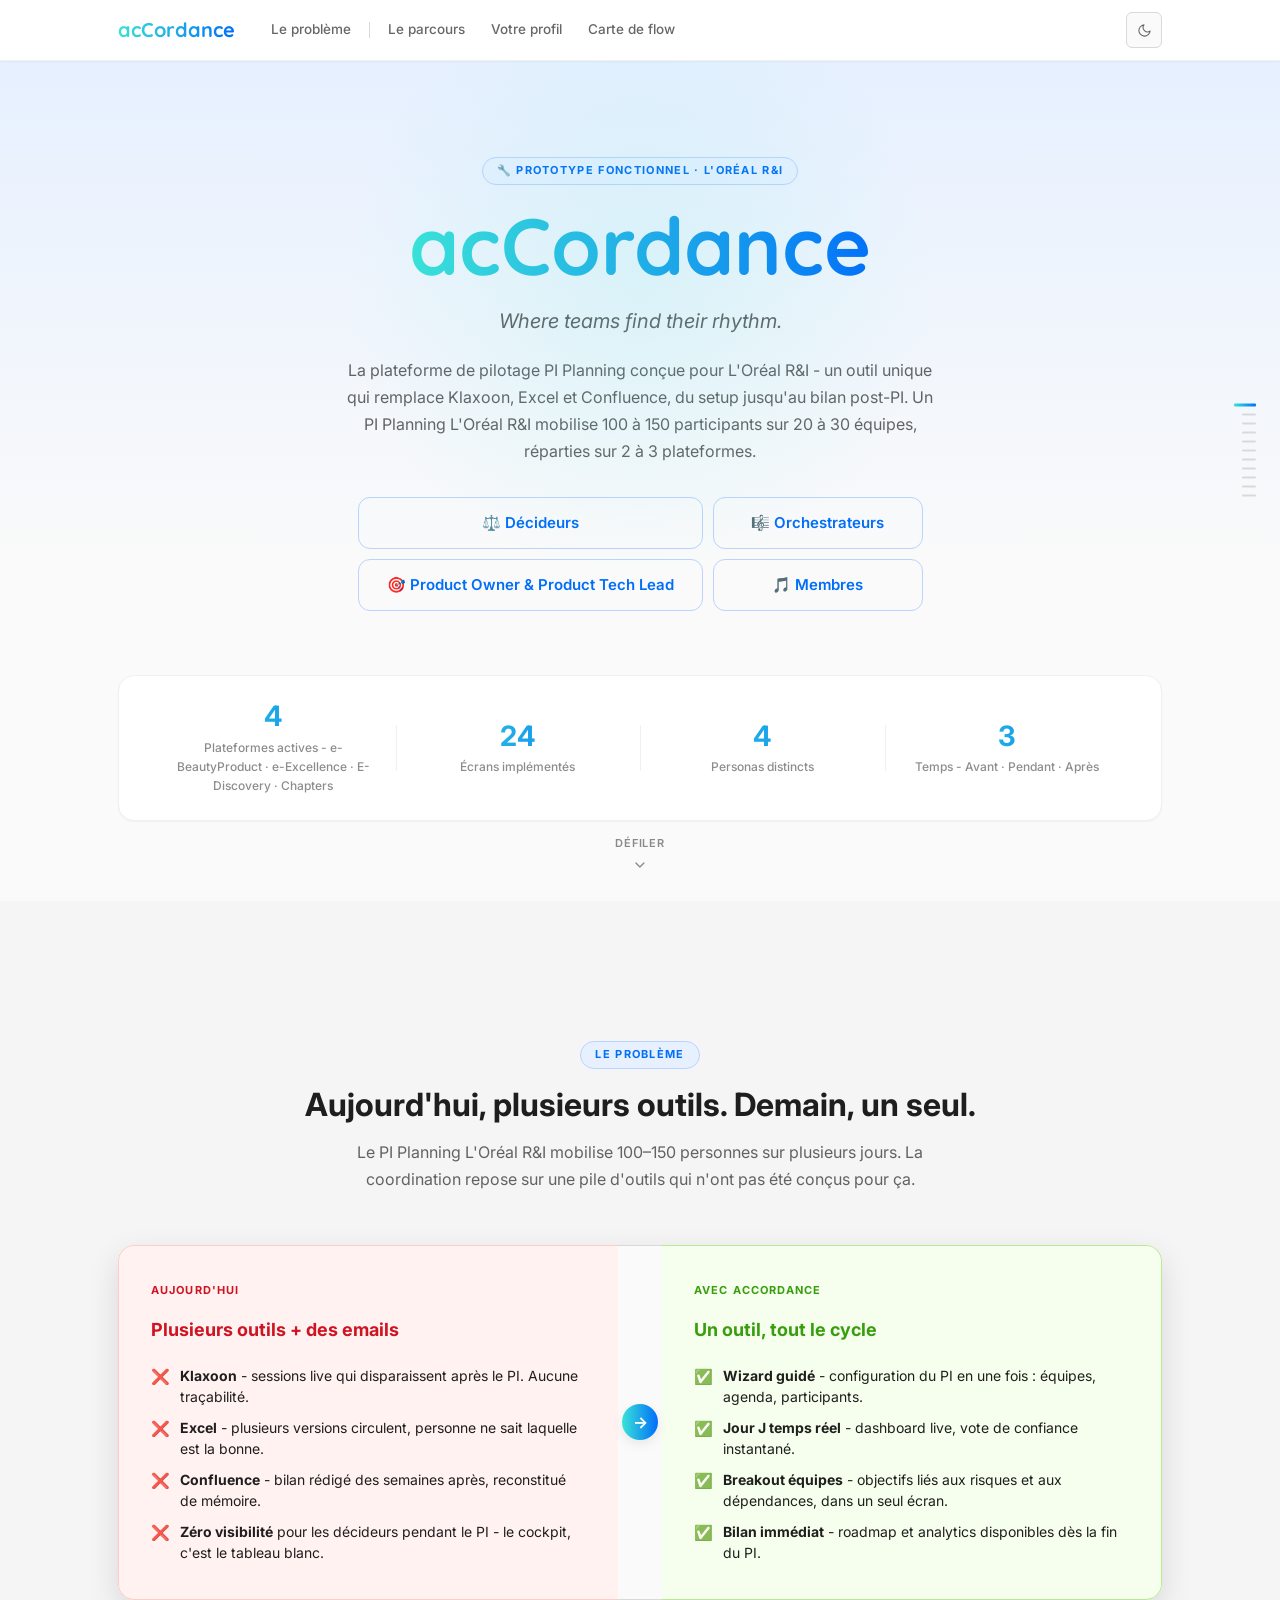
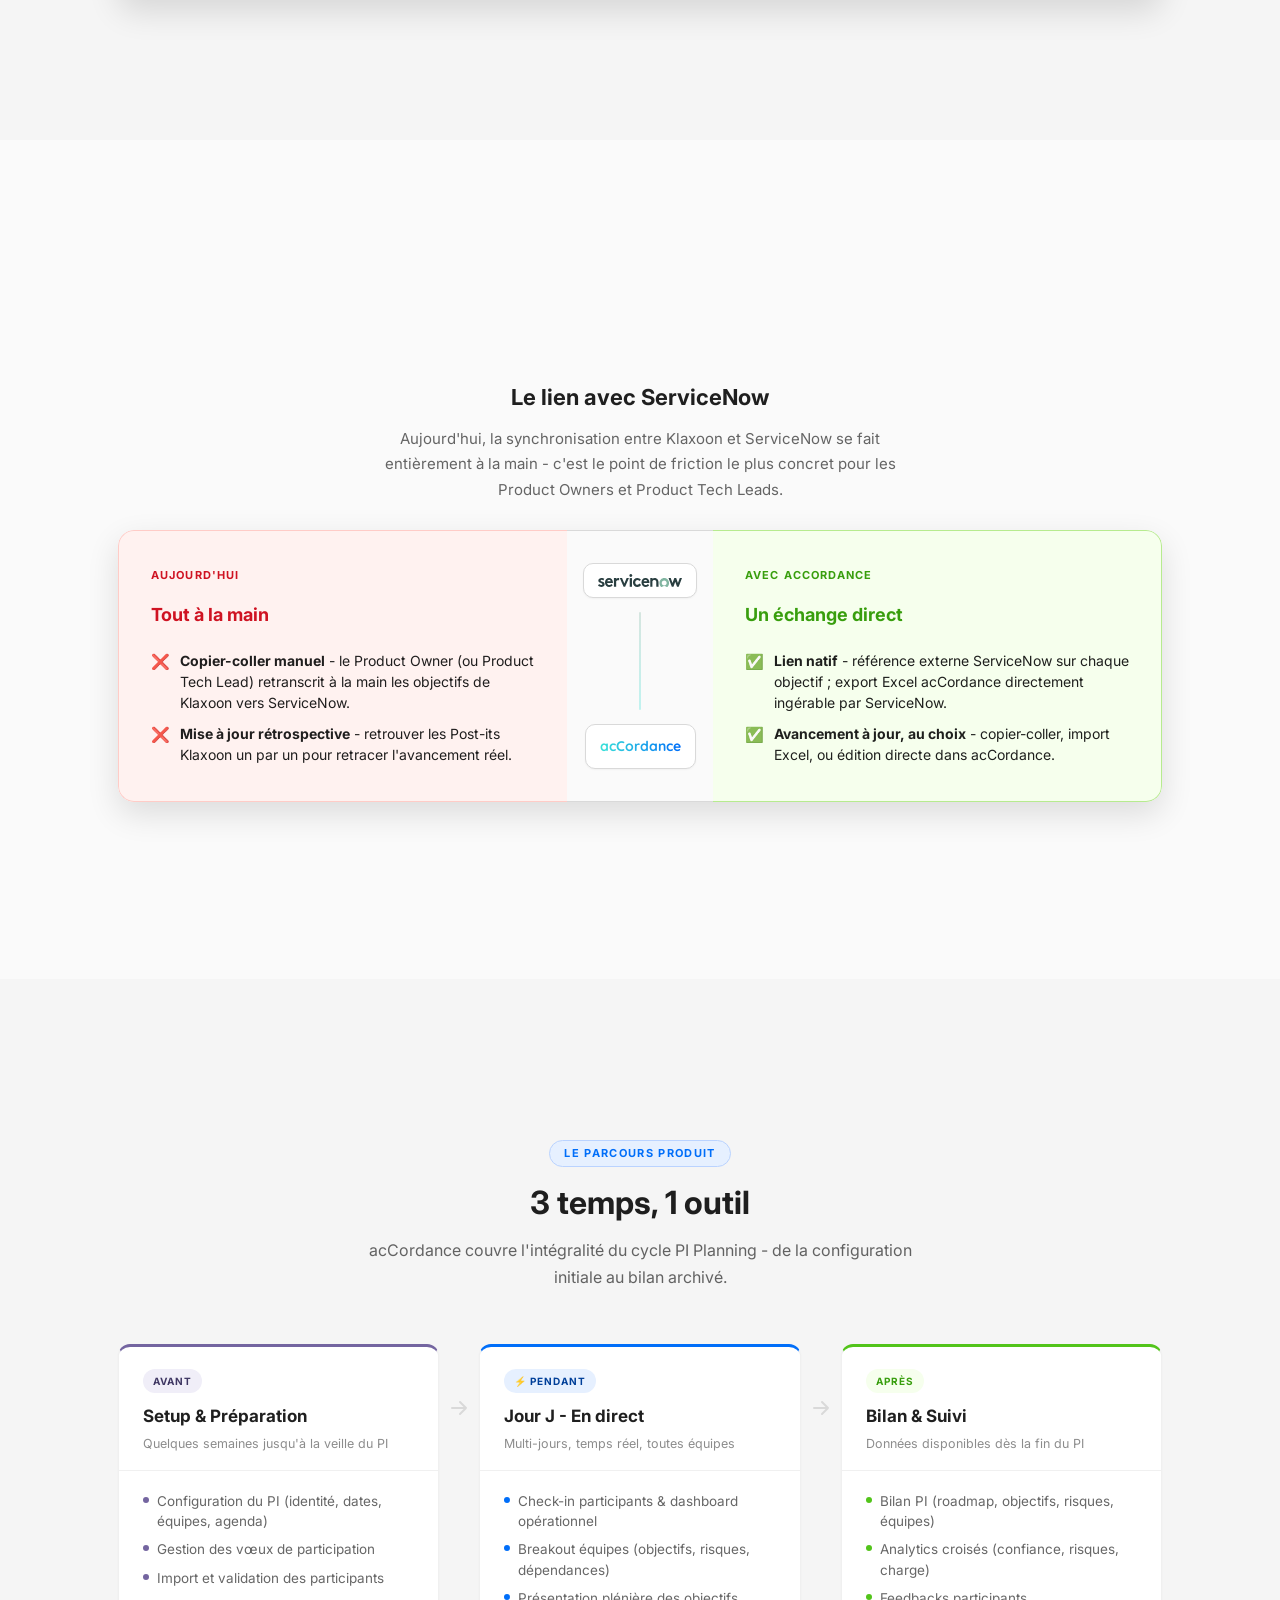
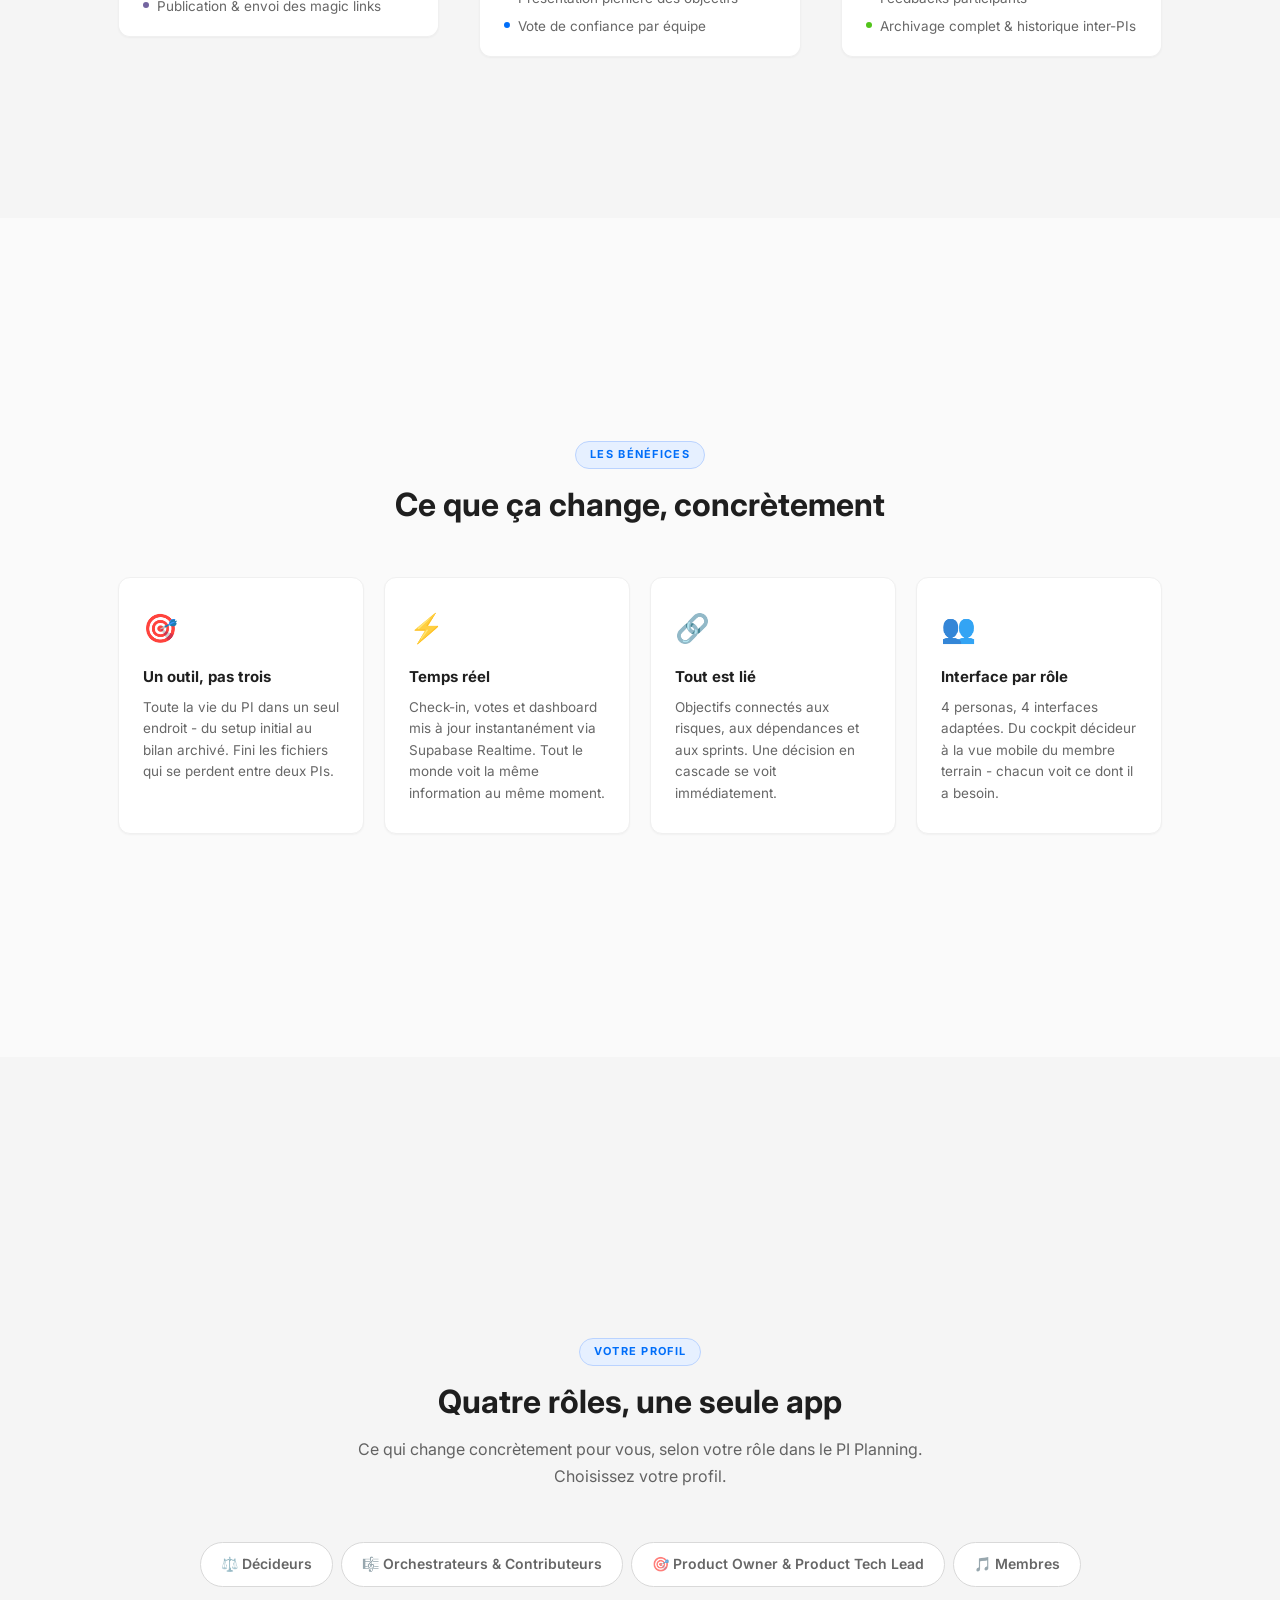
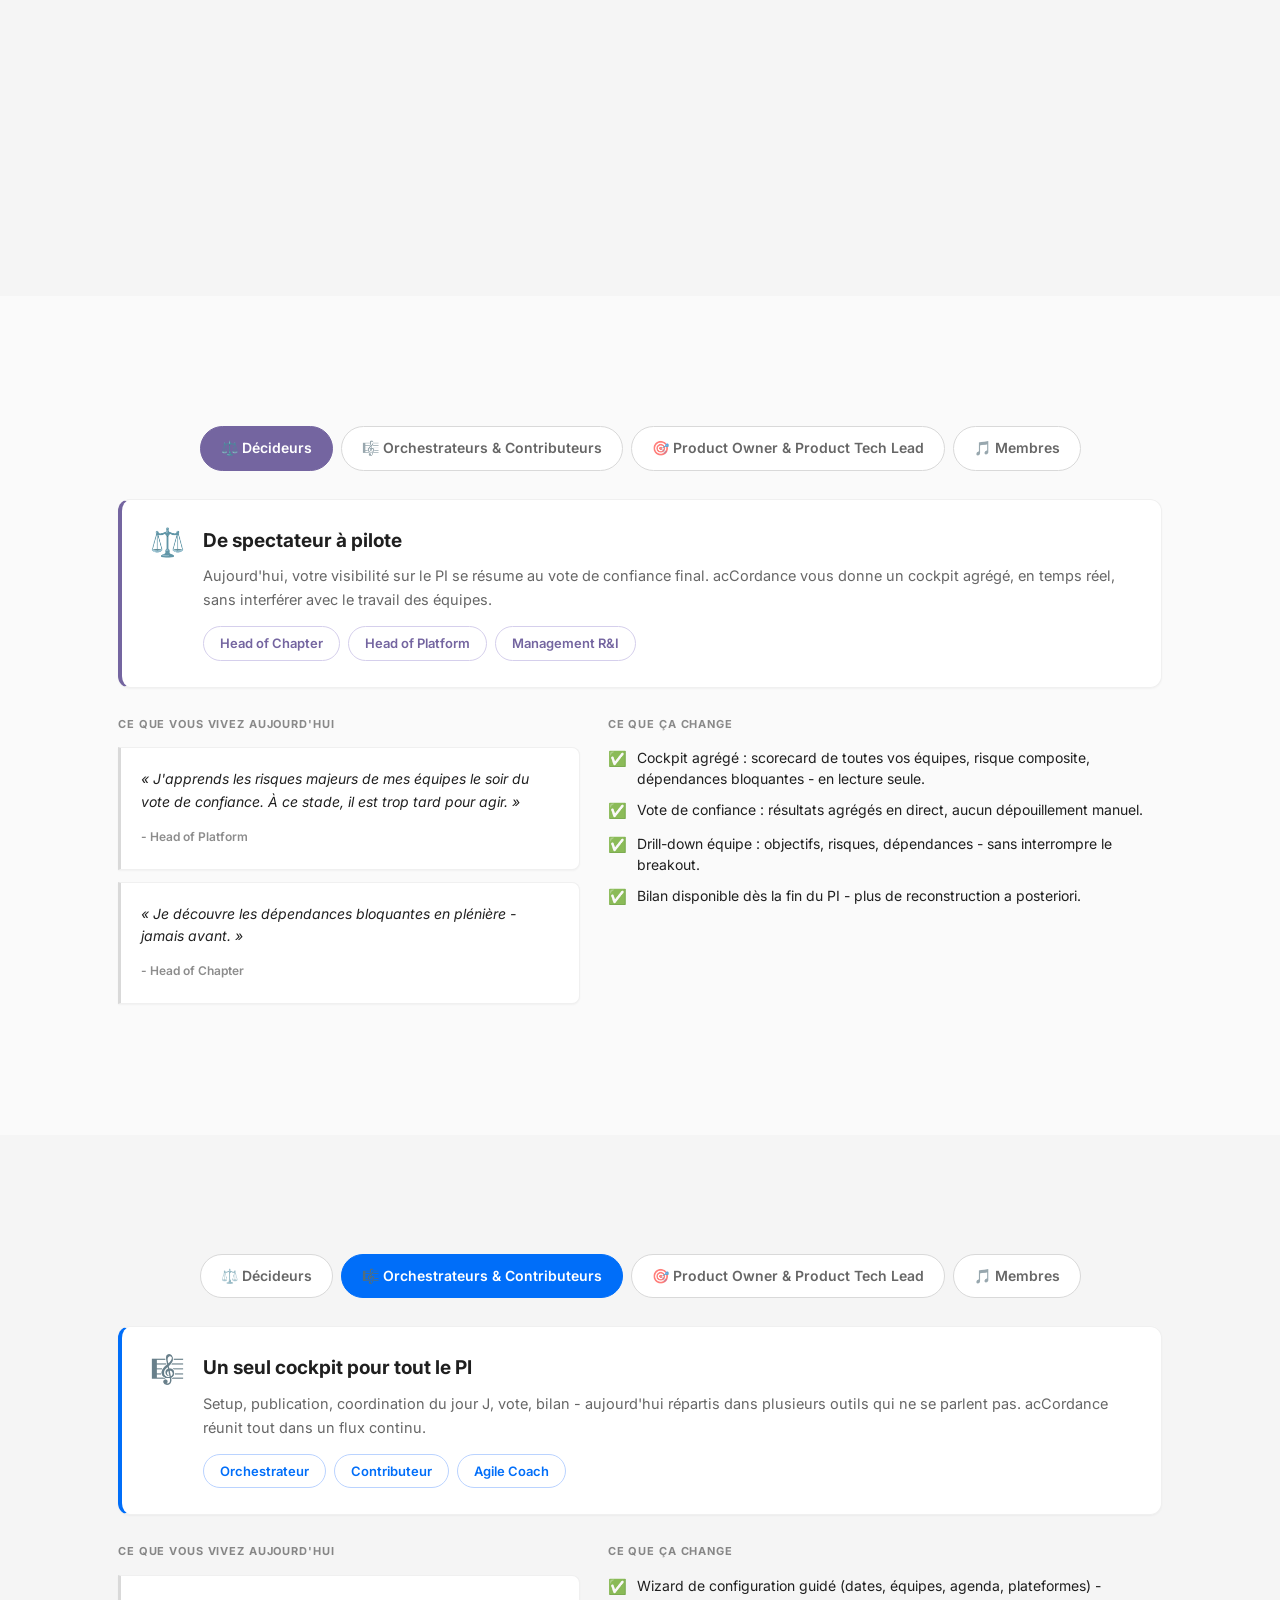
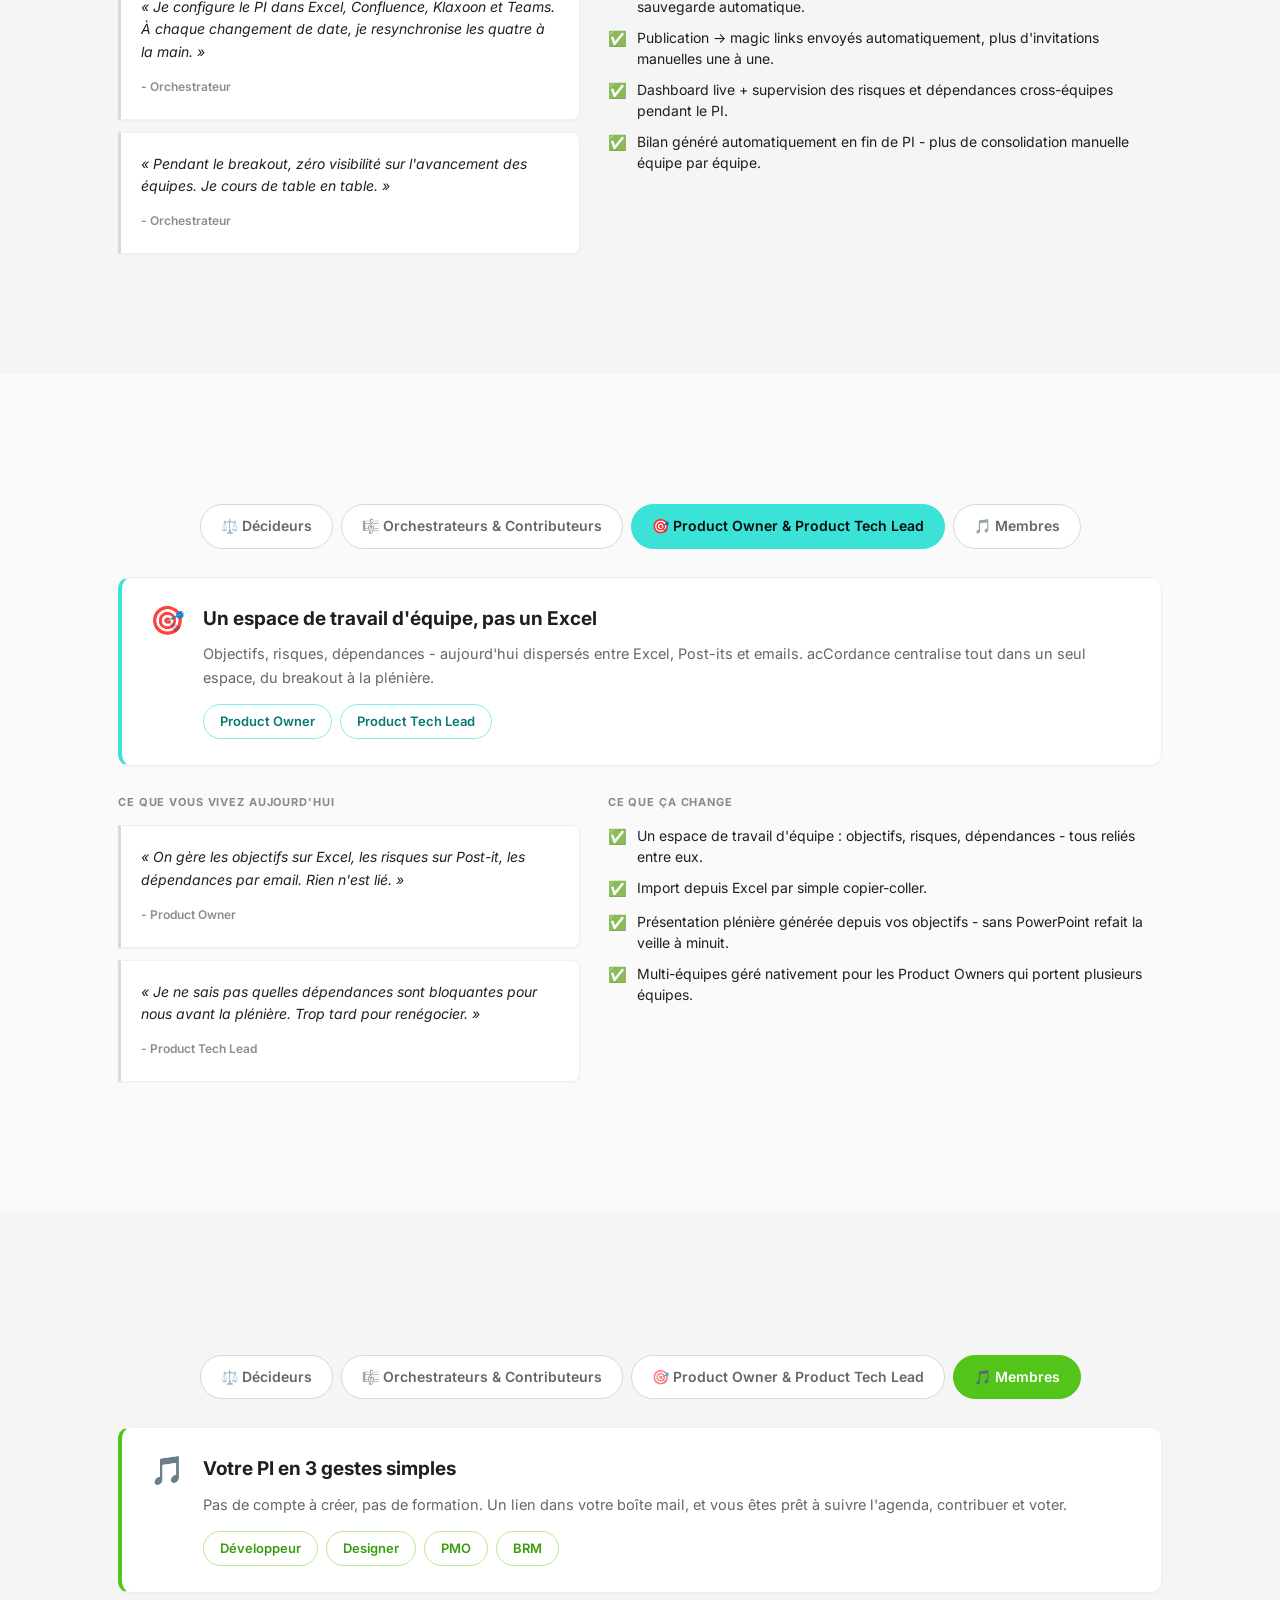
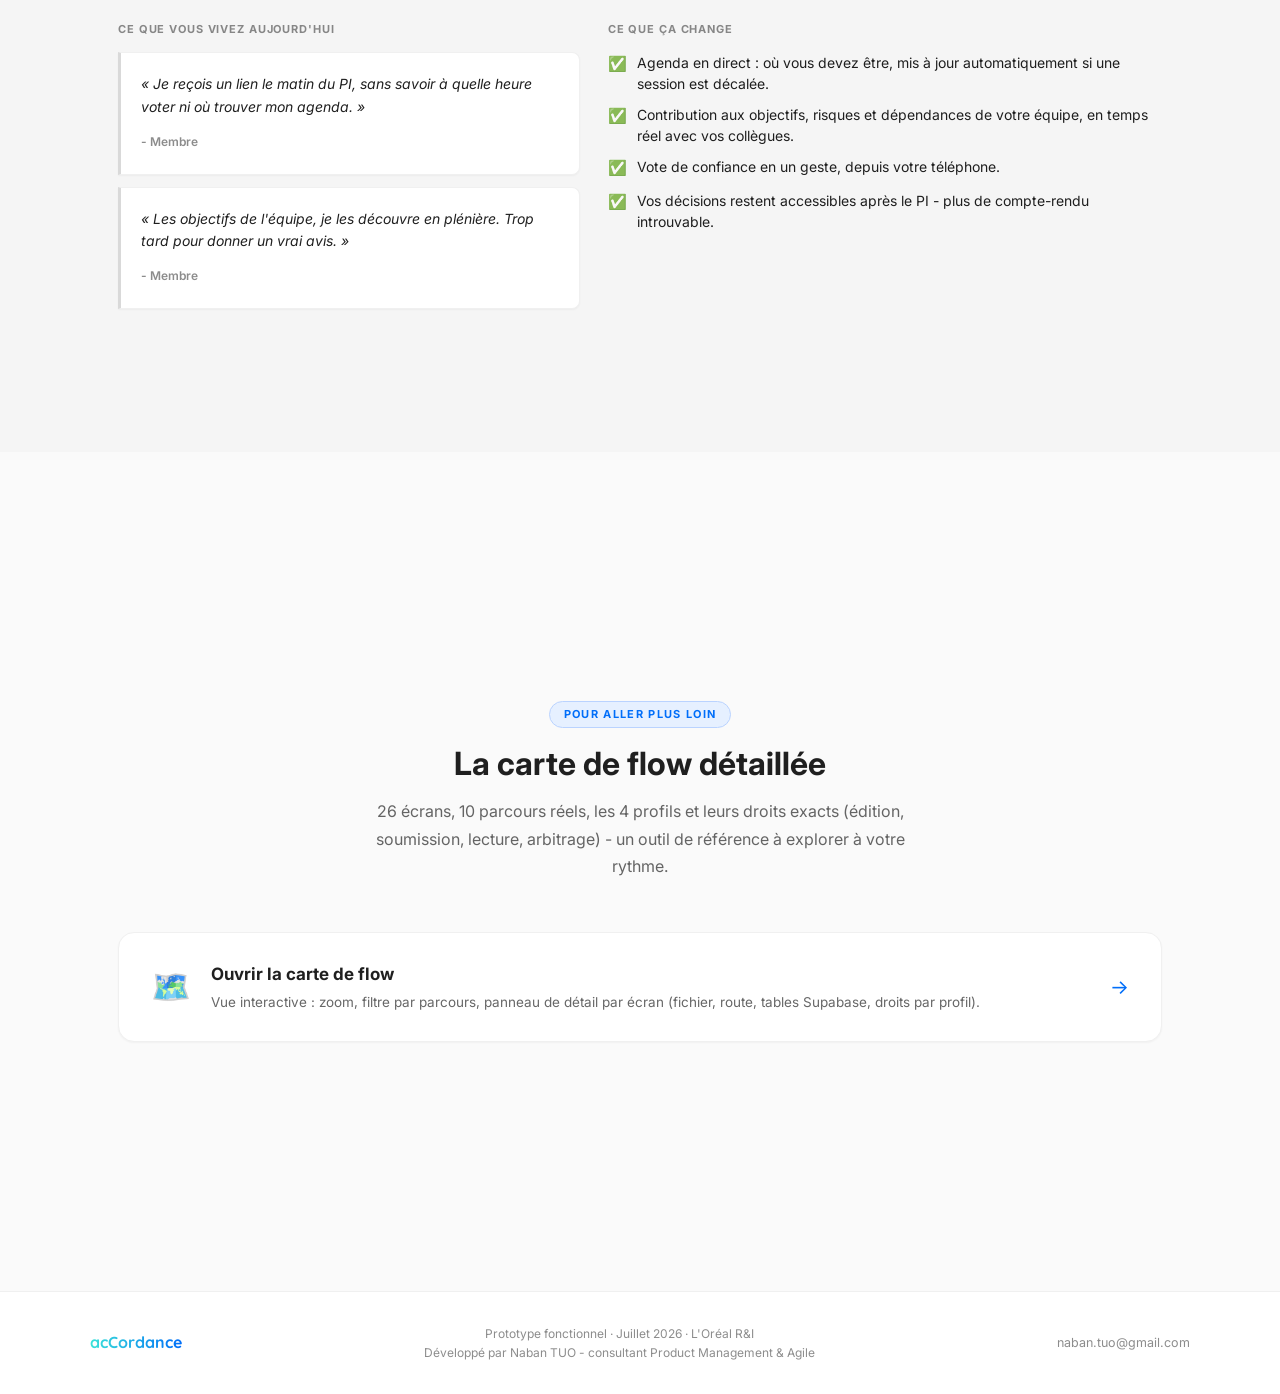
<file: index.html>
<!DOCTYPE html>
<html lang="fr" data-theme="light">
<head>
  <meta charset="UTF-8" />
  <meta name="viewport" content="width=device-width, initial-scale=1.0" />
  <title>acCordance - PI Planning L'Oréal R&I</title>
  <link rel="stylesheet" href="tokens.css" />
  <link rel="stylesheet" href="style.css" />
</head>
<body>

<!-- ══ NAV ══════════════════════════════════════════════════ -->
<nav class="site-nav">
  <div class="nav-inner">
    <a href="#top" class="nav-brand">acCordance</a>
    <div class="nav-links">
      <a href="#probleme">Le problème</a>
      <div class="nav-divider"></div>
      <a href="#parcours">Le parcours</a>
      <a href="#personas">Votre profil</a>
      <a href="#blueprint">Carte de flow</a>
    </div>
    <div class="nav-actions">
      <button class="btn-theme" id="themeToggle" title="Basculer le thème" aria-label="Basculer thème clair/sombre"></button>
    </div>
  </div>
</nav>

<!-- ══ RAIL DE SLIDES ══════════════════════════════════════════ -->
<nav class="slide-dots" aria-label="Navigation des slides">
  <a href="#top" class="slide-dot" data-dot title="Accueil"></a>
  <a href="#probleme" class="slide-dot" data-dot title="Le problème"></a>
  <a href="#servicenow" class="slide-dot" data-dot title="ServiceNow"></a>
  <a href="#parcours" class="slide-dot" data-dot title="Le parcours"></a>
  <a href="#benefices" class="slide-dot" data-dot title="Les bénéfices"></a>
  <a href="#personas" class="slide-dot" data-dot title="Votre profil"></a>
  <a href="#persona-decideur" class="slide-dot" data-dot title="Décideurs"></a>
  <a href="#persona-orchestrateur" class="slide-dot" data-dot title="Orchestrateurs"></a>
  <a href="#persona-popl" class="slide-dot" data-dot title="Product Owner &amp; Product Tech Lead"></a>
  <a href="#persona-membre" class="slide-dot" data-dot title="Membres"></a>
  <a href="#blueprint" class="slide-dot" data-dot title="Carte de flow"></a>
</nav>

<!-- ══ SLIDE 1 · HERO ══════════════════════════════════════════ -->
<section class="hero slide" id="top">
  <span class="section-eyebrow">🔧 Prototype fonctionnel · L'Oréal R&amp;I</span>
  <div class="hero-brand">acCordance</div>
  <p class="hero-tagline">Where teams find their rhythm.</p>
  <p class="hero-desc">
    La plateforme de pilotage PI Planning conçue pour L'Oréal R&amp;I - un outil unique qui remplace
    Klaxoon, Excel et Confluence, du setup jusqu'au bilan post-PI. Un PI Planning L'Oréal R&amp;I
    mobilise 100 à 150 participants sur 20 à 30 équipes, réparties sur 2 à 3 plateformes.
  </p>

  <div class="hero-ctas">
    <a href="#persona-decideur" class="btn btn-outline btn-lg">⚖️ Décideurs</a>
    <a href="#persona-orchestrateur" class="btn btn-outline btn-lg">🎼 Orchestrateurs</a>
    <a href="#persona-popl" class="btn btn-outline btn-lg">🎯 Product Owner &amp; Product Tech Lead</a>
    <a href="#persona-membre" class="btn btn-outline btn-lg">🎵 Membres</a>
  </div>

  <div class="container">
    <div class="status-bar">
      <div class="status-item">
        <div class="status-value">4</div>
        <div class="status-label">Plateformes actives - e-BeautyProduct · e-Excellence · E-Discovery · Chapters</div>
      </div>
      <div class="status-item">
        <div class="status-value">24</div>
        <div class="status-label">Écrans implémentés</div>
      </div>
      <div class="status-item">
        <div class="status-value">4</div>
        <div class="status-label">Personas distincts</div>
      </div>
      <div class="status-item">
        <div class="status-value">3</div>
        <div class="status-label">Temps - Avant · Pendant · Après</div>
      </div>
    </div>
  </div>

  <a href="#probleme" class="slide-hint" aria-label="Slide suivante">
    <span>Défiler</span>
    <svg width="16" height="16" viewBox="0 0 24 24" fill="none" stroke="currentColor" stroke-width="2" stroke-linecap="round" stroke-linejoin="round"><polyline points="6 9 12 15 18 9"/></svg>
  </a>
</section>

<!-- ══ SLIDE 2 · LE PROBLÈME ═══════════════════════════════════ -->
<section class="section section--alt slide" id="probleme">
  <div class="container">
    <div class="section-header">
      <span class="section-eyebrow">Le problème</span>
      <h2 class="section-title">Aujourd'hui, plusieurs outils. Demain, un seul.</h2>
      <p class="section-desc">Le PI Planning L'Oréal R&amp;I mobilise 100–150 personnes sur plusieurs jours. La coordination repose sur une pile d'outils qui n'ont pas été conçus pour ça.</p>
    </div>

    <div class="before-after">
      <div class="before-col">
        <div class="ba-label">Aujourd'hui</div>
        <h3>Plusieurs outils + des emails</h3>
        <div class="ba-items">
          <div class="ba-item"><span class="ba-icon">❌</span><span><strong>Klaxoon</strong> - sessions live qui disparaissent après le PI. Aucune traçabilité.</span></div>
          <div class="ba-item"><span class="ba-icon">❌</span><span><strong>Excel</strong> - plusieurs versions circulent, personne ne sait laquelle est la bonne.</span></div>
          <div class="ba-item"><span class="ba-icon">❌</span><span><strong>Confluence</strong> - bilan rédigé des semaines après, reconstitué de mémoire.</span></div>
          <div class="ba-item"><span class="ba-icon">❌</span><span><strong>Zéro visibilité</strong> pour les décideurs pendant le PI - le cockpit, c'est le tableau blanc.</span></div>
        </div>
      </div>

      <div class="before-after-divider">
        <div class="before-after-arrow">→</div>
      </div>

      <div class="after-col">
        <div class="ba-label">Avec acCordance</div>
        <h3>Un outil, tout le cycle</h3>
        <div class="ba-items">
          <div class="ba-item"><span class="ba-icon">✅</span><span><strong>Wizard guidé</strong> - configuration du PI en une fois : équipes, agenda, participants.</span></div>
          <div class="ba-item"><span class="ba-icon">✅</span><span><strong>Jour J temps réel</strong> - dashboard live, vote de confiance instantané.</span></div>
          <div class="ba-item"><span class="ba-icon">✅</span><span><strong>Breakout équipes</strong> - objectifs liés aux risques et aux dépendances, dans un seul écran.</span></div>
          <div class="ba-item"><span class="ba-icon">✅</span><span><strong>Bilan immédiat</strong> - roadmap et analytics disponibles dès la fin du PI.</span></div>
        </div>
      </div>
    </div>
  </div>
</section>

<!-- ══ SLIDE 3 · SERVICENOW ════════════════════════════════════ -->
<section class="section slide" id="servicenow">
  <div class="container">
    <div class="sn-panel-header">
      <h3 class="sn-panel-title">Le lien avec ServiceNow</h3>
      <p class="sn-panel-desc">Aujourd'hui, la synchronisation entre Klaxoon et ServiceNow se fait entièrement à la main - c'est le point de friction le plus concret pour les Product Owners et Product Tech Leads.</p>
    </div>

    <div class="before-after">
      <div class="before-col">
        <div class="ba-label">Aujourd'hui</div>
        <h3>Tout à la main</h3>
        <div class="ba-items">
          <div class="ba-item"><span class="ba-icon">❌</span><span><strong>Copier-coller manuel</strong> - le Product Owner (ou Product Tech Lead) retranscrit à la main les objectifs de Klaxoon vers ServiceNow.</span></div>
          <div class="ba-item"><span class="ba-icon">❌</span><span><strong>Mise à jour rétrospective</strong> - retrouver les Post-its Klaxoon un par un pour retracer l'avancement réel.</span></div>
        </div>
      </div>

      <div class="sn-divider">
        <div class="sn-logo-badge">
          <img src="assets/servicenow-logo.svg" alt="ServiceNow" />
        </div>
        <div class="sn-flow">
          <span class="sn-flow-dot"></span>
          <span class="sn-flow-dot"></span>
          <span class="sn-flow-dot"></span>
        </div>
        <div class="sn-logo-badge sn-logo-accordance">
          <span>acCordance</span>
        </div>
      </div>

      <div class="after-col">
        <div class="ba-label">Avec acCordance</div>
        <h3>Un échange direct</h3>
        <div class="ba-items">
          <div class="ba-item"><span class="ba-icon">✅</span><span><strong>Lien natif</strong> - référence externe ServiceNow sur chaque objectif ; export Excel acCordance directement ingérable par ServiceNow.</span></div>
          <div class="ba-item"><span class="ba-icon">✅</span><span><strong>Avancement à jour, au choix</strong> - copier-coller, import Excel, ou édition directe dans acCordance.</span></div>
        </div>
      </div>
    </div>
  </div>
</section>

<!-- ══ SLIDE 4 · LE PARCOURS - 3 TEMPS ═══════════════════════════ -->
<section class="section section--alt slide" id="parcours">
  <div class="container">
    <div class="section-header">
      <span class="section-eyebrow">Le parcours produit</span>
      <h2 class="section-title">3 temps, 1 outil</h2>
      <p class="section-desc">acCordance couvre l'intégralité du cycle PI Planning - de la configuration initiale au bilan archivé.</p>
    </div>

    <div class="timeline">
      <!-- AVANT -->
      <div class="phase-card phase-avant">
        <div class="phase-header">
          <div class="phase-tag">AVANT</div>
          <div class="phase-title">Setup &amp; Préparation</div>
          <div class="phase-subtitle">Quelques semaines jusqu'à la veille du PI</div>
        </div>
        <div class="phase-body">
          <div class="phase-items">
            <div class="phase-item"><div class="phase-item-dot"></div><span>Configuration du PI (identité, dates, équipes, agenda)</span></div>
            <div class="phase-item"><div class="phase-item-dot"></div><span>Gestion des vœux de participation</span></div>
            <div class="phase-item"><div class="phase-item-dot"></div><span>Import et validation des participants</span></div>
            <div class="phase-item"><div class="phase-item-dot"></div><span>Publication &amp; envoi des magic links</span></div>
          </div>
        </div>
      </div>

      <div class="timeline-connector">
        <svg width="24" height="24" viewBox="0 0 24 24" fill="none">
          <path d="M5 12h14M13 6l6 6-6 6" stroke="currentColor" stroke-width="2" stroke-linecap="round" stroke-linejoin="round"/>
        </svg>
      </div>

      <!-- PENDANT -->
      <div class="phase-card phase-pendant">
        <div class="phase-header">
          <div class="phase-tag">⚡ PENDANT</div>
          <div class="phase-title">Jour J - En direct</div>
          <div class="phase-subtitle">Multi-jours, temps réel, toutes équipes</div>
        </div>
        <div class="phase-body">
          <div class="phase-items">
            <div class="phase-item"><div class="phase-item-dot"></div><span>Check-in participants &amp; dashboard opérationnel</span></div>
            <div class="phase-item"><div class="phase-item-dot"></div><span>Breakout équipes (objectifs, risques, dépendances)</span></div>
            <div class="phase-item"><div class="phase-item-dot"></div><span>Présentation plénière des objectifs</span></div>
            <div class="phase-item"><div class="phase-item-dot"></div><span>Vote de confiance par équipe</span></div>
          </div>
        </div>
      </div>

      <div class="timeline-connector">
        <svg width="24" height="24" viewBox="0 0 24 24" fill="none">
          <path d="M5 12h14M13 6l6 6-6 6" stroke="currentColor" stroke-width="2" stroke-linecap="round" stroke-linejoin="round"/>
        </svg>
      </div>

      <!-- APRÈS -->
      <div class="phase-card phase-apres">
        <div class="phase-header">
          <div class="phase-tag">APRÈS</div>
          <div class="phase-title">Bilan &amp; Suivi</div>
          <div class="phase-subtitle">Données disponibles dès la fin du PI</div>
        </div>
        <div class="phase-body">
          <div class="phase-items">
            <div class="phase-item"><div class="phase-item-dot"></div><span>Bilan PI (roadmap, objectifs, risques, équipes)</span></div>
            <div class="phase-item"><div class="phase-item-dot"></div><span>Analytics croisés (confiance, risques, charge)</span></div>
            <div class="phase-item"><div class="phase-item-dot"></div><span>Feedbacks participants</span></div>
            <div class="phase-item"><div class="phase-item-dot"></div><span>Archivage complet &amp; historique inter-PIs</span></div>
          </div>
        </div>
      </div>
    </div>
  </div>
</section>

<!-- ══ SLIDE 5 · GAINS ══════════════════════════════════════════ -->
<section class="section slide" id="benefices">
  <div class="container">
    <div class="section-header">
      <span class="section-eyebrow">Les bénéfices</span>
      <h2 class="section-title">Ce que ça change, concrètement</h2>
    </div>

    <div class="gains-grid">
      <div class="gain-card">
        <div class="gain-icon">🎯</div>
        <h3>Un outil, pas trois</h3>
        <p>Toute la vie du PI dans un seul endroit - du setup initial au bilan archivé. Fini les fichiers qui se perdent entre deux PIs.</p>
      </div>
      <div class="gain-card">
        <div class="gain-icon">⚡</div>
        <h3>Temps réel</h3>
        <p>Check-in, votes et dashboard mis à jour instantanément via Supabase Realtime. Tout le monde voit la même information au même moment.</p>
      </div>
      <div class="gain-card">
        <div class="gain-icon">🔗</div>
        <h3>Tout est lié</h3>
        <p>Objectifs connectés aux risques, aux dépendances et aux sprints. Une décision en cascade se voit immédiatement.</p>
      </div>
      <div class="gain-card">
        <div class="gain-icon">👥</div>
        <h3>Interface par rôle</h3>
        <p>4 personas, 4 interfaces adaptées. Du cockpit décideur à la vue mobile du membre terrain - chacun voit ce dont il a besoin.</p>
      </div>
    </div>
  </div>
</section>

<!-- ══ SLIDE 6 · VOTRE PROFIL (DIVIDER) ════════════════════════ -->
<section class="section section--alt slide" id="personas">
  <div class="container">
    <div class="section-header">
      <span class="section-eyebrow">Votre profil</span>
      <h2 class="section-title">Quatre rôles, une seule app</h2>
      <p class="section-desc">Ce qui change concrètement pour vous, selon votre rôle dans le PI Planning. Choisissez votre profil.</p>
    </div>

    <div class="persona-switch">
      <a href="#persona-decideur" class="persona-switch-item" data-persona="decideur">⚖️ Décideurs</a>
      <a href="#persona-orchestrateur" class="persona-switch-item" data-persona="orchestrateur">🎼 Orchestrateurs &amp; Contributeurs</a>
      <a href="#persona-popl" class="persona-switch-item" data-persona="popl">🎯 Product Owner &amp; Product Tech Lead</a>
      <a href="#persona-membre" class="persona-switch-item" data-persona="membre">🎵 Membres</a>
    </div>
  </div>
</section>

<!-- ══ SLIDE 7 · DÉCIDEUR ═══════════════════════════════════════ -->
<section class="section slide panel-decideur" id="persona-decideur">
  <div class="container">
    <div class="persona-switch">
      <a href="#persona-decideur" class="persona-switch-item is-current" data-persona="decideur">⚖️ Décideurs</a>
      <a href="#persona-orchestrateur" class="persona-switch-item" data-persona="orchestrateur">🎼 Orchestrateurs &amp; Contributeurs</a>
      <a href="#persona-popl" class="persona-switch-item" data-persona="popl">🎯 Product Owner &amp; Product Tech Lead</a>
      <a href="#persona-membre" class="persona-switch-item" data-persona="membre">🎵 Membres</a>
    </div>

    <div class="panel-head">
      <div class="panel-head-icon">⚖️</div>
      <div class="panel-head-body">
        <h3>De spectateur à pilote</h3>
        <p>Aujourd'hui, votre visibilité sur le PI se résume au vote de confiance final. acCordance vous donne un cockpit agrégé, en temps réel, sans interférer avec le travail des équipes.</p>
        <div class="panel-head-roles">
          <span class="role-chip">Head of Chapter</span>
          <span class="role-chip">Head of Platform</span>
          <span class="role-chip">Management R&amp;I</span>
        </div>
      </div>
    </div>
    <div class="panel-cols">
      <div>
        <div class="panel-col-label">Ce que vous vivez aujourd'hui</div>
        <div class="panel-quotes">
          <div class="pain-quote"><q>J'apprends les risques majeurs de mes équipes le soir du vote de confiance. À ce stade, il est trop tard pour agir.</q><cite>- Head of Platform</cite></div>
          <div class="pain-quote"><q>Je découvre les dépendances bloquantes en plénière - jamais avant.</q><cite>- Head of Chapter</cite></div>
        </div>
      </div>
      <div>
        <div class="panel-col-label">Ce que ça change</div>
        <div class="ba-items">
          <div class="ba-item"><span class="ba-icon">✅</span><span>Cockpit agrégé : scorecard de toutes vos équipes, risque composite, dépendances bloquantes - en lecture seule.</span></div>
          <div class="ba-item"><span class="ba-icon">✅</span><span>Vote de confiance : résultats agrégés en direct, aucun dépouillement manuel.</span></div>
          <div class="ba-item"><span class="ba-icon">✅</span><span>Drill-down équipe : objectifs, risques, dépendances - sans interrompre le breakout.</span></div>
          <div class="ba-item"><span class="ba-icon">✅</span><span>Bilan disponible dès la fin du PI - plus de reconstruction a posteriori.</span></div>
        </div>
      </div>
    </div>
  </div>
</section>

<!-- ══ SLIDE 8 · ORCHESTRATEUR & CONTRIBUTEUR ═══════════════════ -->
<section class="section section--alt slide panel-orchestrateur" id="persona-orchestrateur">
  <div class="container">
    <div class="persona-switch">
      <a href="#persona-decideur" class="persona-switch-item" data-persona="decideur">⚖️ Décideurs</a>
      <a href="#persona-orchestrateur" class="persona-switch-item is-current" data-persona="orchestrateur">🎼 Orchestrateurs &amp; Contributeurs</a>
      <a href="#persona-popl" class="persona-switch-item" data-persona="popl">🎯 Product Owner &amp; Product Tech Lead</a>
      <a href="#persona-membre" class="persona-switch-item" data-persona="membre">🎵 Membres</a>
    </div>

    <div class="panel-head">
      <div class="panel-head-icon">🎼</div>
      <div class="panel-head-body">
        <h3>Un seul cockpit pour tout le PI</h3>
        <p>Setup, publication, coordination du jour J, vote, bilan - aujourd'hui répartis dans plusieurs outils qui ne se parlent pas. acCordance réunit tout dans un flux continu.</p>
        <div class="panel-head-roles">
          <span class="role-chip">Orchestrateur</span>
          <span class="role-chip">Contributeur</span>
          <span class="role-chip">Agile Coach</span>
        </div>
      </div>
    </div>
    <div class="panel-cols">
      <div>
        <div class="panel-col-label">Ce que vous vivez aujourd'hui</div>
        <div class="panel-quotes">
          <div class="pain-quote"><q>Je configure le PI dans Excel, Confluence, Klaxoon et Teams. À chaque changement de date, je resynchronise les quatre à la main.</q><cite>- Orchestrateur</cite></div>
          <div class="pain-quote"><q>Pendant le breakout, zéro visibilité sur l'avancement des équipes. Je cours de table en table.</q><cite>- Orchestrateur</cite></div>
        </div>
      </div>
      <div>
        <div class="panel-col-label">Ce que ça change</div>
        <div class="ba-items">
          <div class="ba-item"><span class="ba-icon">✅</span><span>Wizard de configuration guidé (dates, équipes, agenda, plateformes) - sauvegarde automatique.</span></div>
          <div class="ba-item"><span class="ba-icon">✅</span><span>Publication → magic links envoyés automatiquement, plus d'invitations manuelles une à une.</span></div>
          <div class="ba-item"><span class="ba-icon">✅</span><span>Dashboard live + supervision des risques et dépendances cross-équipes pendant le PI.</span></div>
          <div class="ba-item"><span class="ba-icon">✅</span><span>Bilan généré automatiquement en fin de PI - plus de consolidation manuelle équipe par équipe.</span></div>
        </div>
      </div>
    </div>
  </div>
</section>

<!-- ══ SLIDE 9 · PRODUCT OWNER & PRODUCT TECH LEAD ═════════════════ -->
<section class="section slide panel-popl" id="persona-popl">
  <div class="container">
    <div class="persona-switch">
      <a href="#persona-decideur" class="persona-switch-item" data-persona="decideur">⚖️ Décideurs</a>
      <a href="#persona-orchestrateur" class="persona-switch-item" data-persona="orchestrateur">🎼 Orchestrateurs &amp; Contributeurs</a>
      <a href="#persona-popl" class="persona-switch-item is-current" data-persona="popl">🎯 Product Owner &amp; Product Tech Lead</a>
      <a href="#persona-membre" class="persona-switch-item" data-persona="membre">🎵 Membres</a>
    </div>

    <div class="panel-head">
      <div class="panel-head-icon">🎯</div>
      <div class="panel-head-body">
        <h3>Un espace de travail d'équipe, pas un Excel</h3>
        <p>Objectifs, risques, dépendances - aujourd'hui dispersés entre Excel, Post-its et emails. acCordance centralise tout dans un seul espace, du breakout à la plénière.</p>
        <div class="panel-head-roles">
          <span class="role-chip">Product Owner</span>
          <span class="role-chip">Product Tech Lead</span>
        </div>
      </div>
    </div>
    <div class="panel-cols">
      <div>
        <div class="panel-col-label">Ce que vous vivez aujourd'hui</div>
        <div class="panel-quotes">
          <div class="pain-quote"><q>On gère les objectifs sur Excel, les risques sur Post-it, les dépendances par email. Rien n'est lié.</q><cite>- Product Owner</cite></div>
          <div class="pain-quote"><q>Je ne sais pas quelles dépendances sont bloquantes pour nous avant la plénière. Trop tard pour renégocier.</q><cite>- Product Tech Lead</cite></div>
        </div>
      </div>
      <div>
        <div class="panel-col-label">Ce que ça change</div>
        <div class="ba-items">
          <div class="ba-item"><span class="ba-icon">✅</span><span>Un espace de travail d'équipe : objectifs, risques, dépendances - tous reliés entre eux.</span></div>
          <div class="ba-item"><span class="ba-icon">✅</span><span>Import depuis Excel par simple copier-coller.</span></div>
          <div class="ba-item"><span class="ba-icon">✅</span><span>Présentation plénière générée depuis vos objectifs - sans PowerPoint refait la veille à minuit.</span></div>
          <div class="ba-item"><span class="ba-icon">✅</span><span>Multi-équipes géré nativement pour les Product Owners qui portent plusieurs équipes.</span></div>
        </div>
      </div>
    </div>
  </div>
</section>

<!-- ══ SLIDE 10 · MEMBRE ════════════════════════════════════════ -->
<section class="section section--alt slide panel-membre" id="persona-membre">
  <div class="container">
    <div class="persona-switch">
      <a href="#persona-decideur" class="persona-switch-item" data-persona="decideur">⚖️ Décideurs</a>
      <a href="#persona-orchestrateur" class="persona-switch-item" data-persona="orchestrateur">🎼 Orchestrateurs &amp; Contributeurs</a>
      <a href="#persona-popl" class="persona-switch-item" data-persona="popl">🎯 Product Owner &amp; Product Tech Lead</a>
      <a href="#persona-membre" class="persona-switch-item is-current" data-persona="membre">🎵 Membres</a>
    </div>

    <div class="panel-head">
      <div class="panel-head-icon">🎵</div>
      <div class="panel-head-body">
        <h3>Votre PI en 3 gestes simples</h3>
        <p>Pas de compte à créer, pas de formation. Un lien dans votre boîte mail, et vous êtes prêt à suivre l'agenda, contribuer et voter.</p>
        <div class="panel-head-roles">
          <span class="role-chip">Développeur</span>
          <span class="role-chip">Designer</span>
          <span class="role-chip">PMO</span>
          <span class="role-chip">BRM</span>
        </div>
      </div>
    </div>
    <div class="panel-cols">
      <div>
        <div class="panel-col-label">Ce que vous vivez aujourd'hui</div>
        <div class="panel-quotes">
          <div class="pain-quote"><q>Je reçois un lien le matin du PI, sans savoir à quelle heure voter ni où trouver mon agenda.</q><cite>- Membre</cite></div>
          <div class="pain-quote"><q>Les objectifs de l'équipe, je les découvre en plénière. Trop tard pour donner un vrai avis.</q><cite>- Membre</cite></div>
        </div>
      </div>
      <div>
        <div class="panel-col-label">Ce que ça change</div>
        <div class="ba-items">
          <div class="ba-item"><span class="ba-icon">✅</span><span>Agenda en direct : où vous devez être, mis à jour automatiquement si une session est décalée.</span></div>
          <div class="ba-item"><span class="ba-icon">✅</span><span>Contribution aux objectifs, risques et dépendances de votre équipe, en temps réel avec vos collègues.</span></div>
          <div class="ba-item"><span class="ba-icon">✅</span><span>Vote de confiance en un geste, depuis votre téléphone.</span></div>
          <div class="ba-item"><span class="ba-icon">✅</span><span>Vos décisions restent accessibles après le PI - plus de compte-rendu introuvable.</span></div>
        </div>
      </div>
    </div>
  </div>
</section>

<!-- ══ SLIDE 11 · VISION ÉLARGIE - CARTE DE FLOW ═══════════════════ -->
<section class="section slide" id="blueprint">
  <div class="container">
    <div class="section-header">
      <span class="section-eyebrow">Pour aller plus loin</span>
      <h2 class="section-title">La carte de flow détaillée</h2>
      <p class="section-desc">26 écrans, 10 parcours réels, les 4 profils et leurs droits exacts (édition, soumission, lecture, arbitrage) - un outil de référence à explorer à votre rythme.</p>
    </div>

    <a href="carte-de-flow.html" class="flowmap-cta">
      <div class="flowmap-cta-icon">🗺️</div>
      <div class="flowmap-cta-body">
        <div class="flowmap-cta-title">Ouvrir la carte de flow</div>
        <div class="flowmap-cta-desc">Vue interactive : zoom, filtre par parcours, panneau de détail par écran (fichier, route, tables Supabase, droits par profil).</div>
      </div>
      <div class="flowmap-cta-arrow">→</div>
    </a>
  </div>
</section>

<!-- ══ FOOTER ═════════════════════════════════════════════════ -->
<footer class="site-footer">
  <div class="footer-inner">
    <div class="footer-brand">acCordance</div>
    <div class="footer-meta">
      Prototype fonctionnel · Juillet 2026 · L'Oréal R&amp;I<br />
      Développé par Naban TUO - consultant Product Management &amp; Agile
    </div>
    <div class="footer-contact">
      naban.tuo@gmail.com
    </div>
  </div>
</footer>

<script>
  // Thème clair/sombre - icônes identiques à celles de l'app (src/components/shared/Icon.tsx)
  const ICON_SUN = '<svg viewBox="0 0 24 24" width="15" height="15" fill="none" stroke="currentColor" stroke-width="1.7" stroke-linecap="round" stroke-linejoin="round"><circle cx="12" cy="12" r="5"/><line x1="12" y1="1" x2="12" y2="3"/><line x1="12" y1="21" x2="12" y2="23"/><line x1="4.22" y1="4.22" x2="5.64" y2="5.64"/><line x1="18.36" y1="18.36" x2="19.78" y2="19.78"/><line x1="1" y1="12" x2="3" y2="12"/><line x1="21" y1="12" x2="23" y2="12"/><line x1="4.22" y1="19.78" x2="5.64" y2="18.36"/><line x1="18.36" y1="5.64" x2="19.78" y2="4.22"/></svg>';
  const ICON_MOON = '<svg viewBox="0 0 24 24" width="15" height="15" fill="none" stroke="currentColor" stroke-width="1.7" stroke-linecap="round" stroke-linejoin="round"><path d="M21 12.79A9 9 0 1 1 11.21 3 7 7 0 0 0 21 12.79z"/></svg>';

  const toggle = document.getElementById('themeToggle');
  const html   = document.documentElement;
  const saved  = localStorage.getItem('accordance-theme');
  if (saved) { html.setAttribute('data-theme', saved); toggle.innerHTML = saved === 'dark' ? ICON_SUN : ICON_MOON; }
  else { toggle.innerHTML = ICON_MOON; }
  toggle.addEventListener('click', () => {
    const next = html.getAttribute('data-theme') === 'dark' ? 'light' : 'dark';
    html.setAttribute('data-theme', next);
    toggle.innerHTML = next === 'dark' ? ICON_SUN : ICON_MOON;
    localStorage.setItem('accordance-theme', next);
  });

  // ── Slides : rail de progression (IntersectionObserver) ──────────────────
  const slides = Array.from(document.querySelectorAll('.slide'));
  const dots = Array.from(document.querySelectorAll('.slide-dot'));
  const dotBySlideId = {};
  dots.forEach((d) => { dotBySlideId[d.getAttribute('href').slice(1)] = d; });

  const slideObserver = new IntersectionObserver((entries) => {
    entries.forEach((entry) => {
      const dot = dotBySlideId[entry.target.id];
      if (!dot) return;
      dot.classList.toggle('active', entry.isIntersecting);
    });
  }, { threshold: 0.6 });
  slides.forEach((s) => slideObserver.observe(s));

  // ── Slides : navigation clavier (une slide à la fois) ─────────────────────
  function currentSlideIndex() {
    let idx = 0, minDist = Infinity;
    slides.forEach((s, i) => {
      const d = Math.abs(s.getBoundingClientRect().top - 61);
      if (d < minDist) { minDist = d; idx = i; }
    });
    return idx;
  }
  document.addEventListener('keydown', (e) => {
    if (e.metaKey || e.ctrlKey || e.altKey) return;
    if (e.key === 'ArrowDown' || e.key === 'PageDown') {
      e.preventDefault();
      const next = Math.min(slides.length - 1, currentSlideIndex() + 1);
      slides[next].scrollIntoView({ behavior: 'instant', block: 'start' });
    } else if (e.key === 'ArrowUp' || e.key === 'PageUp') {
      e.preventDefault();
      const prev = Math.max(0, currentSlideIndex() - 1);
      slides[prev].scrollIntoView({ behavior: 'instant', block: 'start' });
    }
  });
</script>

</body>
</html>
</file>
<file: tokens.css>
/* ============================================================
   PI Planning — L'Oréal R&I · Design Tokens
   Source unique de vérité — référencée par tous les écrans.
   ============================================================ */

:root {
  /* ── BRAND L'ORÉAL R&I ───────────────────────────────────── */
  --brand-cyan:    #3AE2D8;
  --brand-blue:    #006EF9;
  --brand-purple:  #7465A0;

  /* Cyan scale */
  --cyan-1:#E6FFFE; --cyan-2:#B5F7F4; --cyan-3:#7EEEE9;
  --cyan-5:#3AE2D8; --cyan-6:#1BC4BA; --cyan-7:#0FA69D; --cyan-9:#097A73;

  /* Blue scale */
  --blue-1:#E6F0FF; --blue-2:#BAD3FF; --blue-4:#6AAAFF;
  --blue-6:#006EF9; --blue-7:#0055CC; --blue-8:#003F99; --blue-9:#002366;

  /* Purple scale */
  --purple-1:#F0EEF8; --purple-2:#D5CFEC; --purple-4:#A99DC8;
  --purple-6:#7465A0; --purple-7:#5A4E82; --purple-8:#3F3763; --purple-9:#252040;

  /* ── DEGRADÉS OFFICIELS ──────────────────────────────────── */
  --grad-d:  linear-gradient(135deg, #3AE2D8, #006EF9);
  --grad-h:  linear-gradient(90deg,  #3AE2D8, #006EF9);
  --grad-v:  linear-gradient(180deg, #3AE2D8, #006EF9);

  /* ── SEMANTIQUES ─────────────────────────────────────────── */
  --success:#52C41A; --success-bg:#F6FFED; --success-border:#b7eb8f; --success-text:#389E0D;
  --warning:#FAAD14; --warning-bg:#FFFBE6; --warning-border:#ffe58f; --warning-text:#D48806;
  --error:#FF4D4F;   --error-bg:#FFF2F0;   --error-border:#ffccc7;   --error-text:#CF1322;
  --info:#006EF9;    --info-bg:#E6F0FF;    --info-border:#BAD3FF;    --info-text:#003F99;

  /* ── NEUTRES & SURFACES — LIGHT (défaut) ─────────────────── */
  --bg-base:        #FAFAFA;
  --bg-elevated:    #FFFFFF;
  --bg-subtle:      #F5F5F5;
  --bg-muted:       #FAFAFA;
  --border:         #D9D9D9;
  --border-subtle:  #F0F0F0;
  --border-muted:   #ECECEC;
  --text-primary:   rgba(0,0,0,0.88);
  --text-secondary: rgba(0,0,0,0.60);
  --text-tertiary:  rgba(0,0,0,0.45);
  --text-disabled:  rgba(0,0,0,0.25);
  --text-on-accent: #FFFFFF;

  --primary:        var(--brand-blue);
  --primary-hover:  var(--blue-7);
  --primary-bg:     var(--blue-1);
  --primary-border: var(--blue-2);
  --primary-text:   var(--blue-8);

  --accent:         var(--brand-cyan);
  --accent-bg:      var(--cyan-1);
  --accent-text:    var(--cyan-9);

  --tertiary:       var(--brand-purple);
  --tertiary-bg:    var(--purple-1);
  --tertiary-text:  var(--purple-8);

  /* PI theme (cinéma — ambré) */
  --pi-theme-color:  #B8860B;
  --pi-theme-bg:     #FFFBEB;
  --pi-theme-border: #F5D07A;
  --pi-theme-accent: #F5C842;

  /* Shadows */
  --shadow-sm: 0 1px 2px rgba(0,0,0,0.04);
  --shadow-md: 0 4px 12px rgba(0,0,0,0.08);
  --shadow-lg: 0 12px 32px rgba(0,0,0,0.12);

  /* Type stacks */
  --ff-sans: -apple-system, BlinkMacSystemFont, 'Segoe UI', Roboto, 'Helvetica Neue', Arial, sans-serif;
  --ff-mono: 'SF Mono', SFMono-Regular, Consolas, 'Liberation Mono', monospace;

  --radius-sm: 4px;
  --radius:    6px;
  --radius-md: 8px;
  --radius-lg: 12px;
  --radius-xl: 16px;
  --radius-pill: 999px;
}

/* ── DARK MODE — scope via [data-theme="dark"] ─────────────── */
[data-theme="dark"] {
  --bg-base:        #141414;
  --bg-elevated:    #1F1F1F;
  --bg-subtle:      #2A2A2A;
  --bg-muted:       #1A1A1A;
  --border:         #3A3A3A;
  --border-subtle:  #2A2A2A;
  --border-muted:   #242424;

  --text-primary:   rgba(255,255,255,0.88);
  --text-secondary: rgba(255,255,255,0.65);
  --text-tertiary:  rgba(255,255,255,0.45);
  --text-disabled:  rgba(255,255,255,0.25);

  /* En dark, le cyan devient primaire (cf. brief) */
  --primary:        var(--brand-cyan);
  --primary-hover:  var(--cyan-3);
  --primary-bg:     rgba(58,226,216,0.12);
  --primary-border: rgba(58,226,216,0.25);
  --primary-text:   var(--brand-cyan);
  --text-on-accent: #0A0A0A;

  --accent:         #6AAAFF;
  --accent-bg:      rgba(0,110,249,0.12);
  --accent-text:    #6AAAFF;

  --tertiary:       var(--purple-4);
  --tertiary-bg:    rgba(116,101,160,0.12);
  --tertiary-text:  var(--purple-4);

  /* Semantic — dark tweaks */
  --success-bg:     rgba(82,196,26,0.12);
  --success-border: rgba(82,196,26,0.28);
  --success-text:   #95DE64;

  --warning-bg:     rgba(250,173,20,0.12);
  --warning-border: rgba(250,173,20,0.28);
  --warning-text:   #FFC53D;

  --error-bg:       rgba(255,77,79,0.12);
  --error-border:   rgba(255,77,79,0.28);
  --error-text:     #FF7875;

  --info-bg:        rgba(0,110,249,0.12);
  --info-border:    rgba(0,110,249,0.28);
  --info-text:      #6AAAFF;

  --pi-theme-color:  #F5C842;
  --pi-theme-bg:     rgba(184,134,11,0.10);
  --pi-theme-border: rgba(245,200,66,0.22);

  --shadow-sm: 0 1px 2px rgba(0,0,0,0.4);
  --shadow-md: 0 4px 12px rgba(0,0,0,0.5);
  --shadow-lg: 0 12px 32px rgba(0,0,0,0.65);
}

/* ── Cinéma theme — dark only ──────────────────────────────── */
[data-theme="dark"][data-pi-theme="cinema"] {
  --pi-theme-color:  #F5C842;
  --pi-theme-bg:     rgba(184,134,11,0.10);
  --pi-theme-border: rgba(245,200,66,0.22);
}

/* ── Resets locaux pour le canvas ──────────────────────────── */
.pip-scope, .pip-scope *,
.pip-scope *::before, .pip-scope *::after {
  box-sizing: border-box;
}
.pip-scope {
  font-family: var(--ff-sans);
  color: var(--text-primary);
  -webkit-font-smoothing: antialiased;
  -moz-osx-font-smoothing: grayscale;
}
.pip-scope button { font-family: inherit; }

/* Screen-reader only */
.sr-only {
  position: absolute; width: 1px; height: 1px; padding: 0; margin: -1px;
  overflow: hidden; clip: rect(0,0,0,0); white-space: nowrap; border: 0;
}
</file>
<file: style.css>
/* ============================================================
   acCordance - Pitch Site · style.css
   Basé sur tokens.css (design tokens L'Oréal R&I)
   ============================================================ */

@import url('https://fonts.googleapis.com/css2?family=Quicksand:wght@600;700&family=Inter:wght@400;500;600;700&display=swap');

/* ── Reset & base ─────────────────────────────────────────── */
*, *::before, *::after { box-sizing: border-box; margin: 0; padding: 0; }

html {
  /* Pas de scroll-behavior:smooth ici : combiné à scroll-snap-type mandatory,
     ça bloque toute navigation par ancre/clavier dans certains moteurs (testé) -
     le snap natif garde un effet fluide au scroll molette/trackpad sans lui. */
  scroll-snap-type: y mandatory;
  scroll-padding-top: 61px;
}

body {
  font-family: 'Inter', var(--ff-sans);
  background: var(--bg-base);
  color: var(--text-primary);
  line-height: 1.6;
  -webkit-font-smoothing: antialiased;
  transition: background 0.2s, color 0.2s;
}

a { color: inherit; text-decoration: none; }
ul { list-style: none; }
img { max-width: 100%; display: block; }

/* ── Layout ───────────────────────────────────────────────── */
.container {
  max-width: 1100px;
  margin: 0 auto;
  padding: 0 28px;
}

.section { padding: 80px 0; }
.section--alt { background: var(--bg-subtle); }

/* ── Slides (scroll-snap) ─────────────────────────────────── */
.slide {
  min-height: calc(100vh - 61px);
  box-sizing: border-box;
  scroll-snap-align: start;
  scroll-snap-stop: always;
}
.hero.slide {
  display: flex;
  flex-direction: column;
  align-items: center;
  justify-content: center;
}
.section.slide {
  display: flex;
  align-items: center;
  padding: 32px 0;
}
.section.slide > .container { width: 100%; }

.slide-hint {
  position: absolute;
  bottom: 28px;
  left: 50%;
  transform: translateX(-50%);
  display: flex;
  flex-direction: column;
  align-items: center;
  gap: 4px;
  color: var(--text-tertiary);
  font-size: 11px;
  font-weight: 600;
  text-transform: uppercase;
  letter-spacing: 0.08em;
  animation: slide-hint-bounce 1.8s ease-in-out infinite;
}
@keyframes slide-hint-bounce {
  0%, 100% { transform: translate(-50%, 0); }
  50% { transform: translate(-50%, 6px); }
}

.slide-dots {
  position: fixed;
  right: 24px;
  top: 50%;
  transform: translateY(-50%);
  z-index: 150;
  display: flex;
  flex-direction: column;
  align-items: flex-end;
  gap: 7px;
}
.slide-dot {
  width: 14px;
  height: 2px;
  border-radius: 1px;
  background: var(--border);
  transition: all 0.2s;
  flex-shrink: 0;
}
.slide-dot:hover { width: 18px; background: var(--text-tertiary); }
.slide-dot.active {
  width: 22px;
  height: 3px;
  background: var(--grad-h);
}
@media (max-width: 900px) {
  .slide-dots { display: none; }
}

/* ── Navigation ───────────────────────────────────────────── */
.site-nav {
  position: sticky;
  top: 0;
  z-index: 200;
  background: var(--bg-elevated);
  border-bottom: 1px solid var(--border-subtle);
  box-shadow: var(--shadow-sm);
}

.nav-inner {
  display: flex;
  align-items: center;
  gap: 8px;
  height: 60px;
  max-width: 1100px;
  margin: 0 auto;
  padding: 0 28px;
}

.nav-brand {
  font-family: 'Quicksand', sans-serif;
  font-size: 20px;
  font-weight: 700;
  background: var(--grad-h);
  -webkit-background-clip: text;
  -webkit-text-fill-color: transparent;
  background-clip: text;
  white-space: nowrap;
  margin-right: 16px;
  flex-shrink: 0;
}

.nav-links {
  display: flex;
  align-items: center;
  gap: 2px;
  flex: 1;
}

.nav-links a {
  padding: 6px 12px;
  border-radius: var(--radius);
  font-size: 13.5px;
  font-weight: 500;
  color: var(--text-secondary);
  transition: background 0.15s, color 0.15s;
  white-space: nowrap;
}

.nav-links a:hover { background: var(--bg-subtle); color: var(--text-primary); }
.nav-links a.active { color: var(--primary); background: var(--primary-bg); }

.nav-links .nav-divider {
  width: 1px;
  height: 16px;
  background: var(--border);
  margin: 0 4px;
  flex-shrink: 0;
}

.nav-actions { display: flex; align-items: center; gap: 8px; margin-left: auto; }

.btn-theme {
  width: 36px;
  height: 36px;
  border-radius: var(--radius);
  border: 1px solid var(--border);
  background: var(--bg-base);
  color: var(--text-secondary);
  cursor: pointer;
  font-size: 15px;
  display: flex;
  align-items: center;
  justify-content: center;
  transition: background 0.15s, border-color 0.15s;
  flex-shrink: 0;
}
.btn-theme:hover { background: var(--bg-subtle); border-color: var(--border); }

/* ── Buttons ──────────────────────────────────────────────── */
.btn {
  display: inline-flex;
  align-items: center;
  gap: 6px;
  padding: 10px 20px;
  border-radius: var(--radius-md);
  font-size: 14px;
  font-weight: 600;
  cursor: pointer;
  transition: all 0.15s;
  border: none;
  text-decoration: none;
  white-space: nowrap;
}

.btn-primary {
  background: var(--grad-h);
  color: #fff;
  box-shadow: 0 2px 8px rgba(0,110,249,0.25);
}
.btn-primary:hover { opacity: 0.9; box-shadow: 0 4px 16px rgba(0,110,249,0.35); transform: translateY(-1px); }

.btn-outline {
  background: transparent;
  color: var(--primary);
  border: 1.5px solid var(--primary-border);
}
.btn-outline:hover { background: var(--primary-bg); }

.btn-ghost {
  background: rgba(255,255,255,0.15);
  color: #fff;
  border: 1.5px solid rgba(255,255,255,0.3);
}
.btn-ghost:hover { background: rgba(255,255,255,0.25); }

.btn-lg { padding: 13px 28px; font-size: 15px; border-radius: var(--radius-lg); }

/* ── Section header ───────────────────────────────────────── */
.section-header { text-align: center; margin-bottom: 52px; }

.section-eyebrow {
  display: inline-block;
  font-size: 11px;
  font-weight: 700;
  letter-spacing: 0.12em;
  text-transform: uppercase;
  color: var(--primary);
  background: var(--primary-bg);
  border: 1px solid var(--primary-border);
  border-radius: var(--radius-pill);
  padding: 4px 14px;
  margin-bottom: 16px;
}

.section-title {
  font-size: 32px;
  font-weight: 700;
  color: var(--text-primary);
  line-height: 1.25;
  margin-bottom: 14px;
}

.section-desc {
  font-size: 16px;
  color: var(--text-secondary);
  max-width: 580px;
  margin: 0 auto;
  line-height: 1.7;
}

/* ── Hero ─────────────────────────────────────────────────── */
.hero {
  padding: 96px 28px 80px;
  text-align: center;
  background: linear-gradient(180deg, var(--primary-bg) 0%, var(--bg-base) 60%);
  position: relative;
  overflow: hidden;
}

.hero::before {
  content: '';
  position: absolute;
  top: -80px; left: 50%;
  transform: translateX(-50%);
  width: 600px; height: 600px;
  background: radial-gradient(ellipse, rgba(58,226,216,0.12) 0%, transparent 70%);
  pointer-events: none;
}

.hero-brand {
  font-family: 'Quicksand', sans-serif;
  font-size: clamp(48px, 8vw, 80px);
  font-weight: 700;
  background: var(--grad-h);
  -webkit-background-clip: text;
  -webkit-text-fill-color: transparent;
  background-clip: text;
  line-height: 1.1;
  margin-bottom: 16px;
}

.hero-tagline {
  font-size: clamp(16px, 2.5vw, 20px);
  color: var(--text-secondary);
  font-style: italic;
  margin-bottom: 20px;
}

.hero-desc {
  font-size: 16px;
  color: var(--text-secondary);
  max-width: 600px;
  margin: 0 auto 32px;
  line-height: 1.7;
}

.hero-badges {
  display: flex;
  flex-wrap: wrap;
  gap: 8px;
  justify-content: center;
  margin-bottom: 48px;
}

.hero-badge {
  font-size: 12px;
  font-weight: 600;
  padding: 5px 14px;
  border-radius: var(--radius-pill);
  background: var(--bg-elevated);
  border: 1px solid var(--border);
  color: var(--text-secondary);
}
.hero-badge.live {
  background: var(--success-bg);
  border-color: var(--success-border);
  color: var(--success-text);
}

.hero-ctas {
  display: grid;
  grid-template-columns: repeat(2, auto);
  gap: 10px;
  justify-content: center;
  margin-bottom: 16px;
}

.hero-ctas .btn {
  min-width: 210px;
  width: auto;
  justify-content: center;
}

/* ── Before / After ───────────────────────────────────────── */
.before-after {
  display: grid;
  grid-template-columns: 1fr auto 1fr;
  gap: 0;
  border-radius: var(--radius-xl);
  overflow: hidden;
  box-shadow: var(--shadow-lg);
}

.before-col, .after-col {
  padding: 36px 32px;
}

.before-col {
  background: var(--error-bg);
  border: 1.5px solid var(--error-border);
  border-right: none;
  border-radius: var(--radius-xl) 0 0 var(--radius-xl);
}

.after-col {
  background: var(--success-bg);
  border: 1.5px solid var(--success-border);
  border-left: none;
  border-radius: 0 var(--radius-xl) var(--radius-xl) 0;
}

.before-after-divider {
  display: flex;
  align-items: center;
  justify-content: center;
  padding: 0 4px;
  background: var(--bg-base);
  border-top: 1.5px solid var(--border);
  border-bottom: 1.5px solid var(--border);
  z-index: 1;
}

.before-after-arrow {
  width: 36px;
  height: 36px;
  border-radius: 50%;
  background: var(--grad-h);
  color: #fff;
  display: flex;
  align-items: center;
  justify-content: center;
  font-size: 16px;
  font-weight: 700;
  flex-shrink: 0;
  box-shadow: var(--shadow-md);
}

.ba-label {
  font-size: 11px;
  font-weight: 700;
  letter-spacing: 0.1em;
  text-transform: uppercase;
  margin-bottom: 16px;
}
.before-col .ba-label { color: var(--error-text); }
.after-col .ba-label { color: var(--success-text); }

.before-col h3, .after-col h3 {
  font-size: 18px;
  font-weight: 700;
  margin-bottom: 20px;
}
.before-col h3 { color: var(--error-text); }
.after-col h3 { color: var(--success-text); }

.ba-items { display: flex; flex-direction: column; gap: 10px; }

.ba-item {
  display: flex;
  align-items: flex-start;
  gap: 10px;
  font-size: 14px;
  line-height: 1.5;
}

.ba-item .ba-icon {
  font-size: 15px;
  flex-shrink: 0;
  margin-top: 1px;
}

/* ── Gains ────────────────────────────────────────────────── */
.gains-grid {
  display: grid;
  grid-template-columns: repeat(4, 1fr);
  gap: 20px;
}

.gain-card {
  background: var(--bg-elevated);
  border: 1px solid var(--border-subtle);
  border-radius: var(--radius-lg);
  padding: 28px 24px;
  box-shadow: var(--shadow-sm);
  transition: box-shadow 0.2s, transform 0.2s;
}
.gain-card:hover { box-shadow: var(--shadow-md); transform: translateY(-2px); }

.gain-icon {
  font-size: 28px;
  margin-bottom: 14px;
}

.gain-card h3 {
  font-size: 15px;
  font-weight: 700;
  margin-bottom: 8px;
  color: var(--text-primary);
}

.gain-card p {
  font-size: 13.5px;
  color: var(--text-secondary);
  line-height: 1.6;
}

/* ── Pain Quotes ──────────────────────────────────────────── */
.pain-grid {
  display: grid;
  grid-template-columns: repeat(3, 1fr);
  gap: 16px;
}

.pain-quote {
  background: var(--bg-elevated);
  border: 1px solid var(--border-subtle);
  border-left: 3px solid var(--border);
  border-radius: 0 var(--radius-md) var(--radius-md) 0;
  padding: 20px 20px 20px 20px;
  box-shadow: var(--shadow-sm);
}

.pain-quote q {
  display: block;
  font-size: 14px;
  font-style: italic;
  color: var(--text-primary);
  line-height: 1.6;
  margin-bottom: 10px;
  quotes: "«\00a0" "\00a0»";
}

.pain-quote cite {
  font-size: 12px;
  font-weight: 600;
  font-style: normal;
  color: var(--text-tertiary);
}

/* ── Timeline ─────────────────────────────────────────────── */
.timeline {
  display: grid;
  grid-template-columns: 1fr 40px 1fr 40px 1fr;
  align-items: start;
  gap: 0;
}

.timeline-connector {
  display: flex;
  align-items: center;
  justify-content: center;
  padding-top: 52px;
}

.timeline-connector svg {
  color: var(--border);
}

.phase-card {
  background: var(--bg-elevated);
  border: 1.5px solid var(--border-subtle);
  border-radius: var(--radius-lg);
  overflow: hidden;
  box-shadow: var(--shadow-sm);
}

.phase-header {
  padding: 20px 24px 16px;
  border-bottom: 1px solid var(--border-subtle);
}

.phase-tag {
  display: inline-flex;
  align-items: center;
  gap: 5px;
  font-size: 10px;
  font-weight: 700;
  letter-spacing: 0.1em;
  text-transform: uppercase;
  padding: 4px 10px;
  border-radius: var(--radius-pill);
  margin-bottom: 10px;
}

.phase-avant .phase-tag  { background: var(--purple-1); color: var(--purple-8); }
.phase-pendant .phase-tag { background: var(--primary-bg); color: var(--primary-text); }
.phase-apres .phase-tag  { background: var(--success-bg); color: var(--success-text); }

.phase-avant  { border-top: 3px solid var(--brand-purple); }
.phase-pendant{ border-top: 3px solid var(--brand-blue); }
.phase-apres  { border-top: 3px solid var(--success); }

.phase-title {
  font-size: 17px;
  font-weight: 700;
  color: var(--text-primary);
  margin-bottom: 4px;
}

.phase-subtitle {
  font-size: 12.5px;
  color: var(--text-tertiary);
}

.phase-body { padding: 20px 24px; }

.phase-items { display: flex; flex-direction: column; gap: 8px; }

.phase-item {
  display: flex;
  align-items: flex-start;
  gap: 8px;
  font-size: 13.5px;
  color: var(--text-secondary);
  line-height: 1.5;
}

.phase-item-dot {
  width: 6px;
  height: 6px;
  border-radius: 50%;
  flex-shrink: 0;
  margin-top: 6px;
}

.phase-avant  .phase-item-dot { background: var(--brand-purple); }
.phase-pendant .phase-item-dot { background: var(--brand-blue); }
.phase-apres  .phase-item-dot { background: var(--success); }

/* ── Persona Cards ────────────────────────────────────────── */
.persona-grid {
  display: grid;
  grid-template-columns: repeat(4, 1fr);
  gap: 16px;
}

.persona-card {
  display: flex;
  flex-direction: column;
  background: var(--bg-elevated);
  border: 1.5px solid var(--border-subtle);
  border-radius: var(--radius-xl);
  padding: 28px 24px;
  cursor: pointer;
  transition: all 0.2s;
  text-decoration: none;
  color: inherit;
  position: relative;
  overflow: hidden;
}

.persona-card::before {
  content: '';
  position: absolute;
  top: 0; left: 0; right: 0;
  height: 4px;
}

.persona-card:hover {
  box-shadow: var(--shadow-lg);
  transform: translateY(-3px);
}

.persona-decideur::before  { background: var(--brand-purple); }
.persona-orchestrateur::before { background: var(--brand-blue); }
.persona-po::before        { background: var(--brand-cyan); }
.persona-membre::before    { background: var(--success); }

.persona-decideur:hover    { border-color: var(--brand-purple); }
.persona-orchestrateur:hover { border-color: var(--brand-blue); }
.persona-po:hover          { border-color: var(--brand-cyan); }
.persona-membre:hover      { border-color: var(--success); }

.persona-icon {
  font-size: 32px;
  margin-bottom: 14px;
}

.persona-name {
  font-size: 17px;
  font-weight: 700;
  margin-bottom: 4px;
  color: var(--text-primary);
}

.persona-roles {
  font-size: 12px;
  color: var(--text-tertiary);
  margin-bottom: 18px;
  line-height: 1.4;
}

.persona-pain {
  font-size: 13px;
  color: var(--text-secondary);
  line-height: 1.5;
  padding: 10px 12px;
  background: var(--bg-subtle);
  border-radius: var(--radius);
  margin-bottom: 10px;
  border-left: 3px solid var(--border);
  font-style: italic;
}

.persona-gain {
  font-size: 13px;
  color: var(--success-text);
  line-height: 1.5;
  padding: 10px 12px;
  background: var(--success-bg);
  border-radius: var(--radius);
  border-left: 3px solid var(--success);
  margin-bottom: 20px;
  flex: 1;
}

.persona-cta {
  font-size: 13px;
  font-weight: 600;
  color: var(--primary);
  display: flex;
  align-items: center;
  gap: 4px;
  margin-top: auto;
}

/* ── Risks ────────────────────────────────────────────────── */
.risks-grid {
  display: grid;
  grid-template-columns: repeat(3, 1fr);
  gap: 16px;
}

.risk-card {
  background: var(--bg-elevated);
  border: 1px solid var(--border-subtle);
  border-radius: var(--radius-lg);
  padding: 22px;
  box-shadow: var(--shadow-sm);
}

.risk-level {
  font-size: 11px;
  font-weight: 700;
  margin-bottom: 10px;
  display: flex;
  align-items: center;
  gap: 5px;
}

.risk-card.risk-medium .risk-level { color: var(--warning-text); }
.risk-card.risk-low    .risk-level { color: var(--success-text); }

.risk-card h4 {
  font-size: 14.5px;
  font-weight: 700;
  margin-bottom: 8px;
  color: var(--text-primary);
}

.risk-card p {
  font-size: 13px;
  color: var(--text-secondary);
  line-height: 1.55;
  margin-bottom: 12px;
}

.risk-mitigation {
  font-size: 12.5px;
  color: var(--success-text);
  background: var(--success-bg);
  border: 1px solid var(--success-border);
  border-radius: var(--radius);
  padding: 8px 12px;
  line-height: 1.5;
}

.risk-card.risk-medium .risk-mitigation {
  color: var(--warning-text);
  background: var(--warning-bg);
  border-color: var(--warning-border);
}

/* ── Status bar ───────────────────────────────────────────── */
.status-bar {
  background: var(--bg-elevated);
  border: 1px solid var(--border-subtle);
  border-radius: var(--radius-xl);
  padding: 24px 32px;
  display: flex;
  align-items: center;
  gap: 0;
  justify-content: space-around;
  box-shadow: var(--shadow-sm);
  margin-top: 48px;
}

.status-item {
  text-align: center;
  flex: 1;
  padding: 0 20px;
  position: relative;
}

.status-item + .status-item::before {
  content: '';
  position: absolute;
  left: 0; top: 10%; bottom: 10%;
  width: 1px;
  background: var(--border-subtle);
}

.status-value {
  font-size: 28px;
  font-weight: 700;
  background: var(--grad-h);
  -webkit-background-clip: text;
  -webkit-text-fill-color: transparent;
  background-clip: text;
  line-height: 1.2;
  margin-bottom: 4px;
}

.status-label {
  font-size: 12px;
  color: var(--text-tertiary);
  font-weight: 500;
}

/* ── Footer ───────────────────────────────────────────────── */
.site-footer {
  background: var(--bg-elevated);
  border-top: 1px solid var(--border-subtle);
  padding: 32px 28px;
}

.footer-inner {
  max-width: 1100px;
  margin: 0 auto;
  display: flex;
  align-items: center;
  justify-content: space-between;
  gap: 16px;
  flex-wrap: wrap;
}

.footer-brand {
  font-family: 'Quicksand', sans-serif;
  font-weight: 700;
  font-size: 16px;
  background: var(--grad-h);
  -webkit-background-clip: text;
  -webkit-text-fill-color: transparent;
  background-clip: text;
}

.footer-meta {
  font-size: 12px;
  color: var(--text-tertiary);
  text-align: center;
}

.footer-contact {
  font-size: 12.5px;
  color: var(--text-tertiary);
  text-align: right;
}

/* ── Utility ──────────────────────────────────────────────── */
.text-gradient {
  background: var(--grad-h);
  -webkit-background-clip: text;
  -webkit-text-fill-color: transparent;
  background-clip: text;
}

.pill {
  display: inline-flex;
  align-items: center;
  gap: 5px;
  font-size: 12px;
  font-weight: 600;
  padding: 4px 12px;
  border-radius: var(--radius-pill);
}

/* ── Responsive ───────────────────────────────────────────── */
@media (max-width: 960px) {
  .gains-grid    { grid-template-columns: repeat(2, 1fr); }
  .persona-grid  { grid-template-columns: repeat(2, 1fr); }
  .risks-grid    { grid-template-columns: repeat(2, 1fr); }
  .pain-grid     { grid-template-columns: repeat(2, 1fr); }
  .timeline      { grid-template-columns: 1fr; gap: 16px; }
  .timeline-connector { display: none; }
  .section-title { font-size: 26px; }
}

@media (max-width: 680px) {
  .container { padding: 0 16px; }
  .section { padding: 56px 0; }
  .hero { padding: 64px 16px 56px; }
  .gains-grid    { grid-template-columns: 1fr; }
  .persona-grid  { grid-template-columns: 1fr; }
  .risks-grid    { grid-template-columns: 1fr; }
  .pain-grid     { grid-template-columns: 1fr; }
  .before-after  { grid-template-columns: 1fr; }
  .before-after-divider { display: none; }
  .before-col    { border-radius: var(--radius-xl) var(--radius-xl) 0 0; border-right: 1.5px solid var(--error-border); border-bottom: none; }
  .after-col     { border-radius: 0 0 var(--radius-xl) var(--radius-xl); border-left: 1.5px solid var(--success-border); }
  .nav-links     { display: none; }
  .status-bar    { flex-wrap: wrap; gap: 24px; }
  .status-item   { flex: calc(50% - 12px); }
  .status-item + .status-item::before { display: none; }
}

/* ============================================================
   Personas - sélecteur de slide + contenu par profil
   ============================================================ */
.role-chip {
  font-size: 13px;
  font-weight: 600;
  padding: 6px 16px;
  border-radius: var(--radius-pill);
  background: var(--bg-elevated);
  border: 1.5px solid var(--border);
  color: var(--text-secondary);
}

.persona-switch {
  display: flex;
  flex-wrap: wrap;
  gap: 8px;
  justify-content: center;
  margin-bottom: 28px;
}
.persona-switch-item {
  display: inline-flex;
  align-items: center;
  gap: 8px;
  padding: 10px 20px;
  border-radius: var(--radius-pill);
  border: 1.5px solid var(--border);
  background: var(--bg-elevated);
  color: var(--text-secondary);
  font-size: 14px;
  font-weight: 600;
  transition: all 0.15s;
}
.persona-switch-item:hover { background: var(--bg-subtle); color: var(--text-primary); }

.persona-switch-item.is-current[data-persona="decideur"]      { background: var(--brand-purple); border-color: var(--brand-purple); color: #fff; }
.persona-switch-item.is-current[data-persona="orchestrateur"] { background: var(--brand-blue);   border-color: var(--brand-blue);   color: #fff; }
.persona-switch-item.is-current[data-persona="popl"]          { background: var(--brand-cyan);  border-color: var(--brand-cyan);   color: #0A0A0A; }
.persona-switch-item.is-current[data-persona="membre"]        { background: var(--success);     border-color: var(--success);      color: #fff; }

.panel-head {
  display: flex;
  align-items: flex-start;
  gap: 18px;
  padding: 26px 28px;
  border-radius: var(--radius-lg);
  background: var(--bg-elevated);
  border: 1px solid var(--border-subtle);
  border-left: 4px solid var(--border);
  box-shadow: var(--shadow-sm);
  margin-bottom: 28px;
}
.panel-decideur .panel-head      { border-left-color: var(--brand-purple); }
.panel-orchestrateur .panel-head { border-left-color: var(--brand-blue); }
.panel-popl .panel-head          { border-left-color: var(--brand-cyan); }
.panel-membre .panel-head        { border-left-color: var(--success); }

.panel-head-icon { font-size: 28px; flex-shrink: 0; line-height: 1; margin-top: 2px; }
.panel-head-body h3 { font-size: 19px; font-weight: 700; margin-bottom: 8px; color: var(--text-primary); }
.panel-head-body p { font-size: 14.5px; color: var(--text-secondary); line-height: 1.65; margin-bottom: 14px; }
.panel-head-roles { display: flex; gap: 8px; flex-wrap: wrap; }

.panel-decideur .role-chip      { color: var(--brand-purple); border-color: var(--purple-2); }
.panel-orchestrateur .role-chip { color: var(--brand-blue);   border-color: var(--blue-2); }
.panel-popl .role-chip          { color: var(--cyan-9);       border-color: var(--cyan-3); }
.panel-membre .role-chip        { color: var(--success-text); border-color: var(--success-border); }

.panel-cols {
  display: grid;
  grid-template-columns: 1fr 1.2fr;
  gap: 28px;
}

.panel-col-label {
  font-size: 11px;
  font-weight: 700;
  letter-spacing: 0.08em;
  text-transform: uppercase;
  color: var(--text-tertiary);
  margin-bottom: 14px;
}

.panel-quotes { display: flex; flex-direction: column; gap: 12px; }

@media (max-width: 760px) {
  .panel-cols { grid-template-columns: 1fr; }
  .panel-head { flex-direction: column; }
}

/* ============================================================
   Vision élargie - CTA vers la carte de flow (page à part)
   ============================================================ */
.flowmap-cta {
  display: flex;
  align-items: center;
  gap: 20px;
  padding: 28px 32px;
  background: var(--bg-elevated);
  border: 1.5px solid var(--border-subtle);
  border-radius: var(--radius-xl);
  box-shadow: var(--shadow-sm);
  text-decoration: none;
  transition: all 0.2s;
}
.flowmap-cta:hover {
  box-shadow: var(--shadow-lg);
  transform: translateY(-2px);
  border-color: var(--primary-border);
}
.flowmap-cta-icon { font-size: 32px; flex-shrink: 0; }
.flowmap-cta-body { flex: 1; }
.flowmap-cta-title { font-size: 17px; font-weight: 700; color: var(--text-primary); margin-bottom: 4px; }
.flowmap-cta-desc { font-size: 13.5px; color: var(--text-secondary); line-height: 1.55; }
.flowmap-cta-arrow { font-size: 20px; color: var(--primary); flex-shrink: 0; }

@media (max-width: 680px) {
  .flowmap-cta { flex-direction: column; text-align: center; padding: 24px; }
}

/* ============================================================
   ServiceNow - panneau pain point (section Le problème)
   ============================================================ */
.sn-panel-header { text-align: center; margin: 64px 0 28px; }
.sn-panel-title { font-size: 22px; font-weight: 700; color: var(--text-primary); margin-bottom: 10px; }
.sn-panel-desc { font-size: 15px; color: var(--text-secondary); max-width: 560px; margin: 0 auto; line-height: 1.7; }

.sn-divider {
  display: flex;
  flex-direction: column;
  align-items: center;
  justify-content: space-between;
  padding: 32px 16px;
  gap: 14px;
  background: var(--bg-base);
  border-top: 1.5px solid var(--border);
  border-bottom: 1.5px solid var(--border);
}

/* Fond blanc fixe volontaire : le logo ServiceNow importé porte ses propres
   couleurs de marque (#293e40 / #81b5a1) et doit rester lisible quel que soit
   le thème de la page - même exception que les badges plateforme (voir CLAUDE.md). */
.sn-logo-badge {
  flex-shrink: 0;
  background: #fff;
  border: 1.5px solid var(--border);
  border-radius: 10px;
  padding: 10px 14px;
  box-shadow: var(--shadow-sm);
  display: flex;
  align-items: center;
  justify-content: center;
}
.sn-logo-badge img { width: 84px; height: auto; display: block; }

.sn-logo-accordance { background: var(--bg-elevated); }
.sn-logo-accordance span {
  font-family: 'Quicksand', sans-serif;
  font-weight: 700;
  font-size: 14px;
  background: var(--grad-h);
  -webkit-background-clip: text;
  -webkit-text-fill-color: transparent;
  background-clip: text;
  white-space: nowrap;
}

.sn-flow {
  position: relative;
  width: 2px;
  flex: 1;
  min-height: 70px;
  background: linear-gradient(180deg, #81b5a1, var(--brand-cyan));
  opacity: 0.3;
  border-radius: 2px;
}
.sn-flow-dot {
  position: absolute;
  left: 50%;
  top: 0;
  width: 7px;
  height: 7px;
  border-radius: 50%;
  background: var(--brand-blue);
  transform: translateX(-50%);
  box-shadow: 0 0 6px var(--brand-blue);
  opacity: 0;
  animation: sn-flow-move-v 2.6s ease-in-out infinite;
}
.sn-flow-dot:nth-child(2) { animation-delay: 0.87s; background: #81b5a1; box-shadow: 0 0 6px #81b5a1; }
.sn-flow-dot:nth-child(3) { animation-delay: 1.74s; }

@keyframes sn-flow-move-v {
  0%   { top: 0%;   opacity: 0; }
  8%   { opacity: 1; }
  92%  { opacity: 1; }
  100% { top: 100%; opacity: 0; }
}
@keyframes sn-flow-move-h {
  0%   { left: 0%;   opacity: 0; }
  8%   { opacity: 1; }
  92%  { opacity: 1; }
  100% { left: 100%; opacity: 0; }
}

@media (max-width: 680px) {
  .sn-divider {
    flex-direction: row;
    padding: 16px;
    border-top: none;
    border-bottom: none;
    border-left: 1.5px solid var(--border);
    border-right: 1.5px solid var(--border);
  }
  .sn-flow {
    width: auto;
    height: 2px;
    flex: 1;
    min-height: 0;
    min-width: 40px;
    background: linear-gradient(90deg, #81b5a1, var(--brand-cyan));
  }
  .sn-flow-dot {
    left: 0;
    top: 50%;
    transform: translateY(-50%);
    animation-name: sn-flow-move-h;
  }
}
</file>
